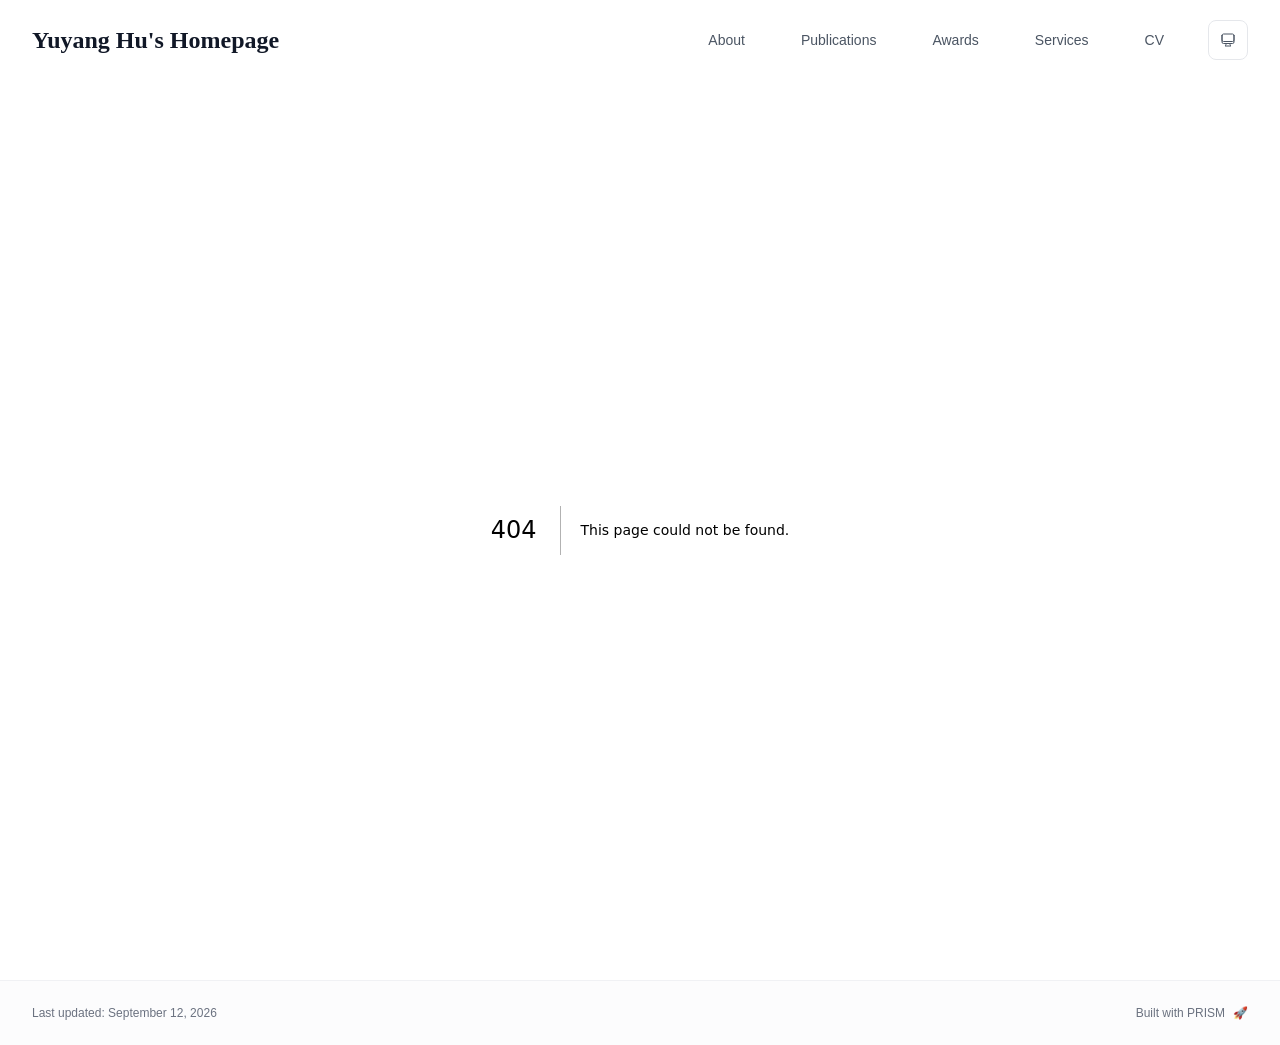
<file: 404/index.html>
<!DOCTYPE html><html lang="en" class="scroll-smooth"><head><meta charSet="utf-8"/><meta name="viewport" content="width=device-width, initial-scale=1"/><link rel="stylesheet" href="/_next/static/css/4c715bd05269b444.css" data-precedence="next"/><link rel="preload" as="script" fetchPriority="low" href="/_next/static/chunks/webpack-679b75d1c4c2027c.js"/><script src="/_next/static/chunks/4bd1b696-70b6d399998de86a.js" async=""></script><script src="/_next/static/chunks/684-5aaa8290a129f299.js" async=""></script><script src="/_next/static/chunks/main-app-1481e06e37a3df3e.js" async=""></script><script src="/_next/static/chunks/17-9c04c9413a9f9f1f.js" async=""></script><script src="/_next/static/chunks/874-6cc630662f3664af.js" async=""></script><script src="/_next/static/chunks/862-15038af301665bb3.js" async=""></script><script src="/_next/static/chunks/app/layout-0bf0f8c921d31776.js" async=""></script><meta name="robots" content="noindex"/><title>404: This page could not be found.</title><link rel="icon" href="/favicon.png"/><link rel="dns-prefetch" href="https://google-fonts.jialeliu.com"/><link rel="preconnect" href="https://google-fonts.jialeliu.com" crossorigin=""/><link rel="preload" as="style" href="https://google-fonts.jialeliu.com/css2?family=Inter:wght@300;400;500;600;700&amp;family=Crimson+Text:ital,wght@0,400;0,600;1,400&amp;display=swap"/><link rel="stylesheet" id="gfonts-css" href="https://google-fonts.jialeliu.com/css2?family=Inter:wght@300;400;500;600;700&amp;family=Crimson+Text:ital,wght@0,400;0,600;1,400&amp;display=swap" media="print"/><script>
              (function(){
                var l = document.getElementById('gfonts-css');
                if (!l) return;
                if (l.media !== 'all') {
                  l.addEventListener('load', function(){ try { l.media = 'all'; } catch(e){} });
                }
              })();
            </script><noscript><link rel="stylesheet" href="https://google-fonts.jialeliu.com/css2?family=Inter:wght@300;400;500;600;700&amp;family=Crimson+Text:ital,wght@0,400;0,600;1,400&amp;display=swap"/></noscript><script>
              try {
                const theme = localStorage.getItem('theme-storage');
                const parsed = theme ? JSON.parse(theme) : null;
                const setting = parsed?.state?.theme || 'system';
                const prefersDark = typeof window !== 'undefined' && window.matchMedia && window.matchMedia('(prefers-color-scheme: dark)').matches;
                const effective = setting === 'dark' ? 'dark' : (setting === 'light' ? 'light' : (prefersDark ? 'dark' : 'light'));
                var root = document.documentElement;
                root.classList.add(effective);
                root.setAttribute('data-theme', effective);
              } catch (e) {
                var root = document.documentElement;
                root.classList.add('light');
                root.setAttribute('data-theme', 'light');
              }
            </script><title>Yuyang Hu&#x27;s Homepage</title><meta name="description" content="PhD student at Gaoling School of Artificial Intelligence, Renmin University of China."/><meta name="author" content="Yuyang Hu"/><meta name="keywords" content="Yuyang Hu,PhD,Research,"/><meta name="creator" content="Yuyang Hu"/><meta name="publisher" content="Yuyang Hu"/><meta property="og:title" content="Yuyang Hu&#x27;s Homepage"/><meta property="og:description" content="PhD student at Gaoling School of Artificial Intelligence, Renmin University of China."/><meta property="og:site_name" content="Yuyang Hu&#x27;s Academic Website"/><meta property="og:locale" content="en_US"/><meta property="og:type" content="website"/><meta name="twitter:card" content="summary"/><meta name="twitter:title" content="Yuyang Hu&#x27;s Homepage"/><meta name="twitter:description" content="PhD student at Gaoling School of Artificial Intelligence, Renmin University of China."/><link rel="icon" href="/favicon.png"/><script>document.querySelectorAll('body link[rel="icon"], body link[rel="apple-touch-icon"]').forEach(el => document.head.appendChild(el))</script><script src="/_next/static/chunks/polyfills-42372ed130431b0a.js" noModule=""></script></head><body class="font-sans antialiased"><div style="visibility:hidden"><nav class="fixed top-0 left-0 right-0 z-50" data-headlessui-state=""><div class="transition-all duration-300 ease-out bg-transparent" style="transform:translateY(-100px)"><div class="max-w-7xl mx-auto px-4 sm:px-6 lg:px-8"><div class="flex justify-between items-center h-16 lg:h-20"><div class="flex-shrink-0" tabindex="0"><a class="text-xl lg:text-2xl font-serif font-semibold text-primary hover:text-accent transition-colors duration-200" href="/">Yuyang Hu&#x27;s Homepage</a></div><div class="hidden lg:block"><div class="ml-10 flex items-center space-x-8"><div class="flex items-baseline space-x-8"><a class="relative px-3 py-2 text-sm font-medium transition-all duration-200 rounded hover:bg-accent/10 hover:shadow-sm text-neutral-600 hover:text-primary" href="/"><span class="relative z-10">About</span></a><a class="relative px-3 py-2 text-sm font-medium transition-all duration-200 rounded hover:bg-accent/10 hover:shadow-sm text-neutral-600 hover:text-primary" href="/publications/"><span class="relative z-10">Publications</span></a><a class="relative px-3 py-2 text-sm font-medium transition-all duration-200 rounded hover:bg-accent/10 hover:shadow-sm text-neutral-600 hover:text-primary" href="/awards/"><span class="relative z-10">Awards</span></a><a class="relative px-3 py-2 text-sm font-medium transition-all duration-200 rounded hover:bg-accent/10 hover:shadow-sm text-neutral-600 hover:text-primary" href="/services/"><span class="relative z-10">Services</span></a><a class="relative px-3 py-2 text-sm font-medium transition-all duration-200 rounded hover:bg-accent/10 hover:shadow-sm text-neutral-600 hover:text-primary" href="/cv/"><span class="relative z-10">CV</span></a></div><div class="flex items-center justify-center w-10 h-10 rounded-lg border border-neutral-200 dark:border-[rgba(148,163,184,0.24)] bg-background dark:bg-neutral-800"><div class="w-4 h-4 rounded-full bg-neutral-300 animate-pulse"></div></div></div></div><div class="lg:hidden flex items-center space-x-2"><div class="flex items-center justify-center w-10 h-10 rounded-lg border border-neutral-200 dark:border-[rgba(148,163,184,0.24)] bg-background dark:bg-neutral-800"><div class="w-4 h-4 rounded-full bg-neutral-300 animate-pulse"></div></div><button class="inline-flex items-center justify-center p-2 rounded-md text-neutral-600 hover:text-primary hover:bg-neutral-100 dark:hover:bg-neutral-800 focus:outline-none focus:ring-2 focus:ring-inset focus:ring-accent transition-colors duration-200" id="headlessui-disclosure-button-«R5pdb»" type="button" aria-expanded="false" data-headlessui-state=""><span class="sr-only">Open main menu</span><div><svg xmlns="http://www.w3.org/2000/svg" fill="none" viewBox="0 0 24 24" stroke-width="1.5" stroke="currentColor" aria-hidden="true" data-slot="icon" class="block h-6 w-6"><path stroke-linecap="round" stroke-linejoin="round" d="M3.75 6.75h16.5M3.75 12h16.5m-16.5 5.25h16.5"></path></svg></div></button></div></div></div></div></nav><main class="min-h-screen pt-16 lg:pt-20"><div style="font-family:system-ui,&quot;Segoe UI&quot;,Roboto,Helvetica,Arial,sans-serif,&quot;Apple Color Emoji&quot;,&quot;Segoe UI Emoji&quot;;height:100vh;text-align:center;display:flex;flex-direction:column;align-items:center;justify-content:center"><div><style>body{color:#000;background:#fff;margin:0}.next-error-h1{border-right:1px solid rgba(0,0,0,.3)}@media (prefers-color-scheme:dark){body{color:#fff;background:#000}.next-error-h1{border-right:1px solid rgba(255,255,255,.3)}}</style><h1 class="next-error-h1" style="display:inline-block;margin:0 20px 0 0;padding:0 23px 0 0;font-size:24px;font-weight:500;vertical-align:top;line-height:49px">404</h1><div style="display:inline-block"><h2 style="font-size:14px;font-weight:400;line-height:49px;margin:0">This page could not be found.</h2></div></div></div><!--$--><!--/$--><!--$--><!--/$--></main><footer class="border-t border-neutral-200/50 bg-neutral-50/50 dark:bg-neutral-900/50 dark:border-neutral-700/50"><div class="max-w-7xl mx-auto px-4 sm:px-6 lg:px-8 py-6"><div class="flex flex-col sm:flex-row justify-between items-center gap-2"><p class="text-xs text-neutral-500">Last updated: <!-- -->September 12, 2026</p><p class="text-xs text-neutral-500 flex items-center"><a href="https://github.com/xyjoey/PRISM" target="_blank" rel="noopener noreferrer">Built with PRISM</a><span class="ml-2">🚀</span></p></div></div></footer></div><script src="/_next/static/chunks/webpack-679b75d1c4c2027c.js" async=""></script><script>(self.__next_f=self.__next_f||[]).push([0])</script><script>self.__next_f.push([1,"1:\"$Sreact.fragment\"\n2:I[3719,[\"17\",\"static/chunks/17-9c04c9413a9f9f1f.js\",\"874\",\"static/chunks/874-6cc630662f3664af.js\",\"862\",\"static/chunks/862-15038af301665bb3.js\",\"177\",\"static/chunks/app/layout-0bf0f8c921d31776.js\"],\"ThemeProvider\"]\n3:I[768,[\"17\",\"static/chunks/17-9c04c9413a9f9f1f.js\",\"874\",\"static/chunks/874-6cc630662f3664af.js\",\"862\",\"static/chunks/862-15038af301665bb3.js\",\"177\",\"static/chunks/app/layout-0bf0f8c921d31776.js\"],\"default\"]\n4:I[7555,[],\"\"]\n5:I[1295,[],\"\"]\n6:I[2548,[\"17\",\"static/chunks/17-9c04c9413a9f9f1f.js\",\"874\",\"static/chunks/874-6cc630662f3664af.js\",\"862\",\"static/chunks/862-15038af301665bb3.js\",\"177\",\"static/chunks/app/layout-0bf0f8c921d31776.js\"],\"default\"]\n7:I[9665,[],\"MetadataBoundary\"]\n9:I[9665,[],\"OutletBoundary\"]\nc:I[4911,[],\"AsyncMetadataOutlet\"]\ne:I[9665,[],\"ViewportBoundary\"]\n10:I[6614,[],\"\"]\n:HL[\"/_next/static/css/4c715bd05269b444.css\",\"style\"]\n"])</script><script>self.__next_f.push([1,"0:{\"P\":null,\"b\":\"t4ttrDRetpyuH-PFwgGKz\",\"p\":\"\",\"c\":[\"\",\"_not-found\",\"\"],\"i\":false,\"f\":[[[\"\",{\"children\":[\"/_not-found\",{\"children\":[\"__PAGE__\",{}]}]},\"$undefined\",\"$undefined\",true],[\"\",[\"$\",\"$1\",\"c\",{\"children\":[[[\"$\",\"link\",\"0\",{\"rel\":\"stylesheet\",\"href\":\"/_next/static/css/4c715bd05269b444.css\",\"precedence\":\"next\",\"crossOrigin\":\"$undefined\",\"nonce\":\"$undefined\"}]],[\"$\",\"html\",null,{\"lang\":\"en\",\"className\":\"scroll-smooth\",\"suppressHydrationWarning\":true,\"children\":[[\"$\",\"head\",null,{\"children\":[[\"$\",\"link\",null,{\"rel\":\"icon\",\"href\":\"/favicon.png\"}],[\"$\",\"link\",null,{\"rel\":\"dns-prefetch\",\"href\":\"https://google-fonts.jialeliu.com\"}],[\"$\",\"link\",null,{\"rel\":\"preconnect\",\"href\":\"https://google-fonts.jialeliu.com\",\"crossOrigin\":\"\"}],[\"$\",\"link\",null,{\"rel\":\"preload\",\"as\":\"style\",\"href\":\"https://google-fonts.jialeliu.com/css2?family=Inter:wght@300;400;500;600;700\u0026family=Crimson+Text:ital,wght@0,400;0,600;1,400\u0026display=swap\"}],[\"$\",\"link\",null,{\"rel\":\"stylesheet\",\"id\":\"gfonts-css\",\"href\":\"https://google-fonts.jialeliu.com/css2?family=Inter:wght@300;400;500;600;700\u0026family=Crimson+Text:ital,wght@0,400;0,600;1,400\u0026display=swap\",\"media\":\"print\"}],[\"$\",\"script\",null,{\"dangerouslySetInnerHTML\":{\"__html\":\"\\n              (function(){\\n                var l = document.getElementById('gfonts-css');\\n                if (!l) return;\\n                if (l.media !== 'all') {\\n                  l.addEventListener('load', function(){ try { l.media = 'all'; } catch(e){} });\\n                }\\n              })();\\n            \"}}],[\"$\",\"noscript\",null,{\"children\":[\"$\",\"link\",null,{\"rel\":\"stylesheet\",\"href\":\"https://google-fonts.jialeliu.com/css2?family=Inter:wght@300;400;500;600;700\u0026family=Crimson+Text:ital,wght@0,400;0,600;1,400\u0026display=swap\"}]}],[\"$\",\"script\",null,{\"dangerouslySetInnerHTML\":{\"__html\":\"\\n              try {\\n                const theme = localStorage.getItem('theme-storage');\\n                const parsed = theme ? JSON.parse(theme) : null;\\n                const setting = parsed?.state?.theme || 'system';\\n                const prefersDark = typeof window !== 'undefined' \u0026\u0026 window.matchMedia \u0026\u0026 window.matchMedia('(prefers-color-scheme: dark)').matches;\\n                const effective = setting === 'dark' ? 'dark' : (setting === 'light' ? 'light' : (prefersDark ? 'dark' : 'light'));\\n                var root = document.documentElement;\\n                root.classList.add(effective);\\n                root.setAttribute('data-theme', effective);\\n              } catch (e) {\\n                var root = document.documentElement;\\n                root.classList.add('light');\\n                root.setAttribute('data-theme', 'light');\\n              }\\n            \"}}]]}],[\"$\",\"body\",null,{\"className\":\"font-sans antialiased\",\"children\":[\"$\",\"$L2\",null,{\"children\":[[\"$\",\"$L3\",null,{\"items\":[{\"title\":\"About\",\"type\":\"page\",\"target\":\"about\",\"href\":\"/\"},{\"title\":\"Publications\",\"type\":\"page\",\"target\":\"publications\",\"href\":\"/publications\"},{\"title\":\"Awards\",\"type\":\"page\",\"target\":\"awards\",\"href\":\"/awards\"},{\"title\":\"Services\",\"type\":\"page\",\"target\":\"services\",\"href\":\"/services\"},{\"title\":\"CV\",\"type\":\"page\",\"target\":\"cv\",\"href\":\"/cv\"}],\"siteTitle\":\"Yuyang Hu's Homepage\",\"enableOnePageMode\":false}],[\"$\",\"main\",null,{\"className\":\"min-h-screen pt-16 lg:pt-20\",\"children\":[\"$\",\"$L4\",null,{\"parallelRouterKey\":\"children\",\"error\":\"$undefined\",\"errorStyles\":\"$undefined\",\"errorScripts\":\"$undefined\",\"template\":[\"$\",\"$L5\",null,{}],\"templateStyles\":\"$undefined\",\"templateScripts\":\"$undefined\",\"notFound\":[[[\"$\",\"title\",null,{\"children\":\"404: This page could not be found.\"}],[\"$\",\"div\",null,{\"style\":{\"fontFamily\":\"system-ui,\\\"Segoe UI\\\",Roboto,Helvetica,Arial,sans-serif,\\\"Apple Color Emoji\\\",\\\"Segoe UI Emoji\\\"\",\"height\":\"100vh\",\"textAlign\":\"center\",\"display\":\"flex\",\"flexDirection\":\"column\",\"alignItems\":\"center\",\"justifyContent\":\"center\"},\"children\":[\"$\",\"div\",null,{\"children\":[[\"$\",\"style\",null,{\"dangerouslySetInnerHTML\":{\"__html\":\"body{color:#000;background:#fff;margin:0}.next-error-h1{border-right:1px solid rgba(0,0,0,.3)}@media (prefers-color-scheme:dark){body{color:#fff;background:#000}.next-error-h1{border-right:1px solid rgba(255,255,255,.3)}}\"}}],[\"$\",\"h1\",null,{\"className\":\"next-error-h1\",\"style\":{\"display\":\"inline-block\",\"margin\":\"0 20px 0 0\",\"padding\":\"0 23px 0 0\",\"fontSize\":24,\"fontWeight\":500,\"verticalAlign\":\"top\",\"lineHeight\":\"49px\"},\"children\":404}],[\"$\",\"div\",null,{\"style\":{\"display\":\"inline-block\"},\"children\":[\"$\",\"h2\",null,{\"style\":{\"fontSize\":14,\"fontWeight\":400,\"lineHeight\":\"49px\",\"margin\":0},\"children\":\"This page could not be found.\"}]}]]}]}]],[]],\"forbidden\":\"$undefined\",\"unauthorized\":\"$undefined\"}]}],[\"$\",\"$L6\",null,{\"lastUpdated\":\"September 12, 2026\"}]]}]}]]}]]}],{\"children\":[\"/_not-found\",[\"$\",\"$1\",\"c\",{\"children\":[null,[\"$\",\"$L4\",null,{\"parallelRouterKey\":\"children\",\"error\":\"$undefined\",\"errorStyles\":\"$undefined\",\"errorScripts\":\"$undefined\",\"template\":[\"$\",\"$L5\",null,{}],\"templateStyles\":\"$undefined\",\"templateScripts\":\"$undefined\",\"notFound\":\"$undefined\",\"forbidden\":\"$undefined\",\"unauthorized\":\"$undefined\"}]]}],{\"children\":[\"__PAGE__\",[\"$\",\"$1\",\"c\",{\"children\":[[[\"$\",\"title\",null,{\"children\":\"404: This page could not be found.\"}],[\"$\",\"div\",null,{\"style\":\"$0:f:0:1:1:props:children:1:props:children:1:props:children:props:children:1:props:children:props:notFound:0:1:props:style\",\"children\":[\"$\",\"div\",null,{\"children\":[[\"$\",\"style\",null,{\"dangerouslySetInnerHTML\":{\"__html\":\"body{color:#000;background:#fff;margin:0}.next-error-h1{border-right:1px solid rgba(0,0,0,.3)}@media (prefers-color-scheme:dark){body{color:#fff;background:#000}.next-error-h1{border-right:1px solid rgba(255,255,255,.3)}}\"}}],[\"$\",\"h1\",null,{\"className\":\"next-error-h1\",\"style\":\"$0:f:0:1:1:props:children:1:props:children:1:props:children:props:children:1:props:children:props:notFound:0:1:props:children:props:children:1:props:style\",\"children\":404}],[\"$\",\"div\",null,{\"style\":\"$0:f:0:1:1:props:children:1:props:children:1:props:children:props:children:1:props:children:props:notFound:0:1:props:children:props:children:2:props:style\",\"children\":[\"$\",\"h2\",null,{\"style\":\"$0:f:0:1:1:props:children:1:props:children:1:props:children:props:children:1:props:children:props:notFound:0:1:props:children:props:children:2:props:children:props:style\",\"children\":\"This page could not be found.\"}]}]]}]}]],[\"$\",\"$L7\",null,{\"children\":\"$L8\"}],null,[\"$\",\"$L9\",null,{\"children\":[\"$La\",\"$Lb\",[\"$\",\"$Lc\",null,{\"promise\":\"$@d\"}]]}]]}],{},null,false]},null,false]},null,false],[\"$\",\"$1\",\"h\",{\"children\":[[\"$\",\"meta\",null,{\"name\":\"robots\",\"content\":\"noindex\"}],[\"$\",\"$1\",\"QEdXcrX3mobAf2GT6w1-L\",{\"children\":[[\"$\",\"$Le\",null,{\"children\":\"$Lf\"}],null]}],null]}],false]],\"m\":\"$undefined\",\"G\":[\"$10\",\"$undefined\"],\"s\":false,\"S\":true}\n"])</script><script>self.__next_f.push([1,"11:\"$Sreact.suspense\"\n12:I[4911,[],\"AsyncMetadata\"]\n8:[\"$\",\"$11\",null,{\"fallback\":null,\"children\":[\"$\",\"$L12\",null,{\"promise\":\"$@13\"}]}]\n"])</script><script>self.__next_f.push([1,"b:null\n"])</script><script>self.__next_f.push([1,"f:[[\"$\",\"meta\",\"0\",{\"charSet\":\"utf-8\"}],[\"$\",\"meta\",\"1\",{\"name\":\"viewport\",\"content\":\"width=device-width, initial-scale=1\"}]]\na:null\n"])</script><script>self.__next_f.push([1,"13:{\"metadata\":[[\"$\",\"title\",\"0\",{\"children\":\"Yuyang Hu's Homepage\"}],[\"$\",\"meta\",\"1\",{\"name\":\"description\",\"content\":\"PhD student at Gaoling School of Artificial Intelligence, Renmin University of China.\"}],[\"$\",\"meta\",\"2\",{\"name\":\"author\",\"content\":\"Yuyang Hu\"}],[\"$\",\"meta\",\"3\",{\"name\":\"keywords\",\"content\":\"Yuyang Hu,PhD,Research,\"}],[\"$\",\"meta\",\"4\",{\"name\":\"creator\",\"content\":\"Yuyang Hu\"}],[\"$\",\"meta\",\"5\",{\"name\":\"publisher\",\"content\":\"Yuyang Hu\"}],[\"$\",\"meta\",\"6\",{\"property\":\"og:title\",\"content\":\"Yuyang Hu's Homepage\"}],[\"$\",\"meta\",\"7\",{\"property\":\"og:description\",\"content\":\"PhD student at Gaoling School of Artificial Intelligence, Renmin University of China.\"}],[\"$\",\"meta\",\"8\",{\"property\":\"og:site_name\",\"content\":\"Yuyang Hu's Academic Website\"}],[\"$\",\"meta\",\"9\",{\"property\":\"og:locale\",\"content\":\"en_US\"}],[\"$\",\"meta\",\"10\",{\"property\":\"og:type\",\"content\":\"website\"}],[\"$\",\"meta\",\"11\",{\"name\":\"twitter:card\",\"content\":\"summary\"}],[\"$\",\"meta\",\"12\",{\"name\":\"twitter:title\",\"content\":\"Yuyang Hu's Homepage\"}],[\"$\",\"meta\",\"13\",{\"name\":\"twitter:description\",\"content\":\"PhD student at Gaoling School of Artificial Intelligence, Renmin University of China.\"}],[\"$\",\"link\",\"14\",{\"rel\":\"icon\",\"href\":\"/favicon.png\"}]],\"error\":null,\"digest\":\"$undefined\"}\nd:{\"metadata\":\"$13:metadata\",\"error\":null,\"digest\":\"$undefined\"}\n"])</script></body></html>
</file>
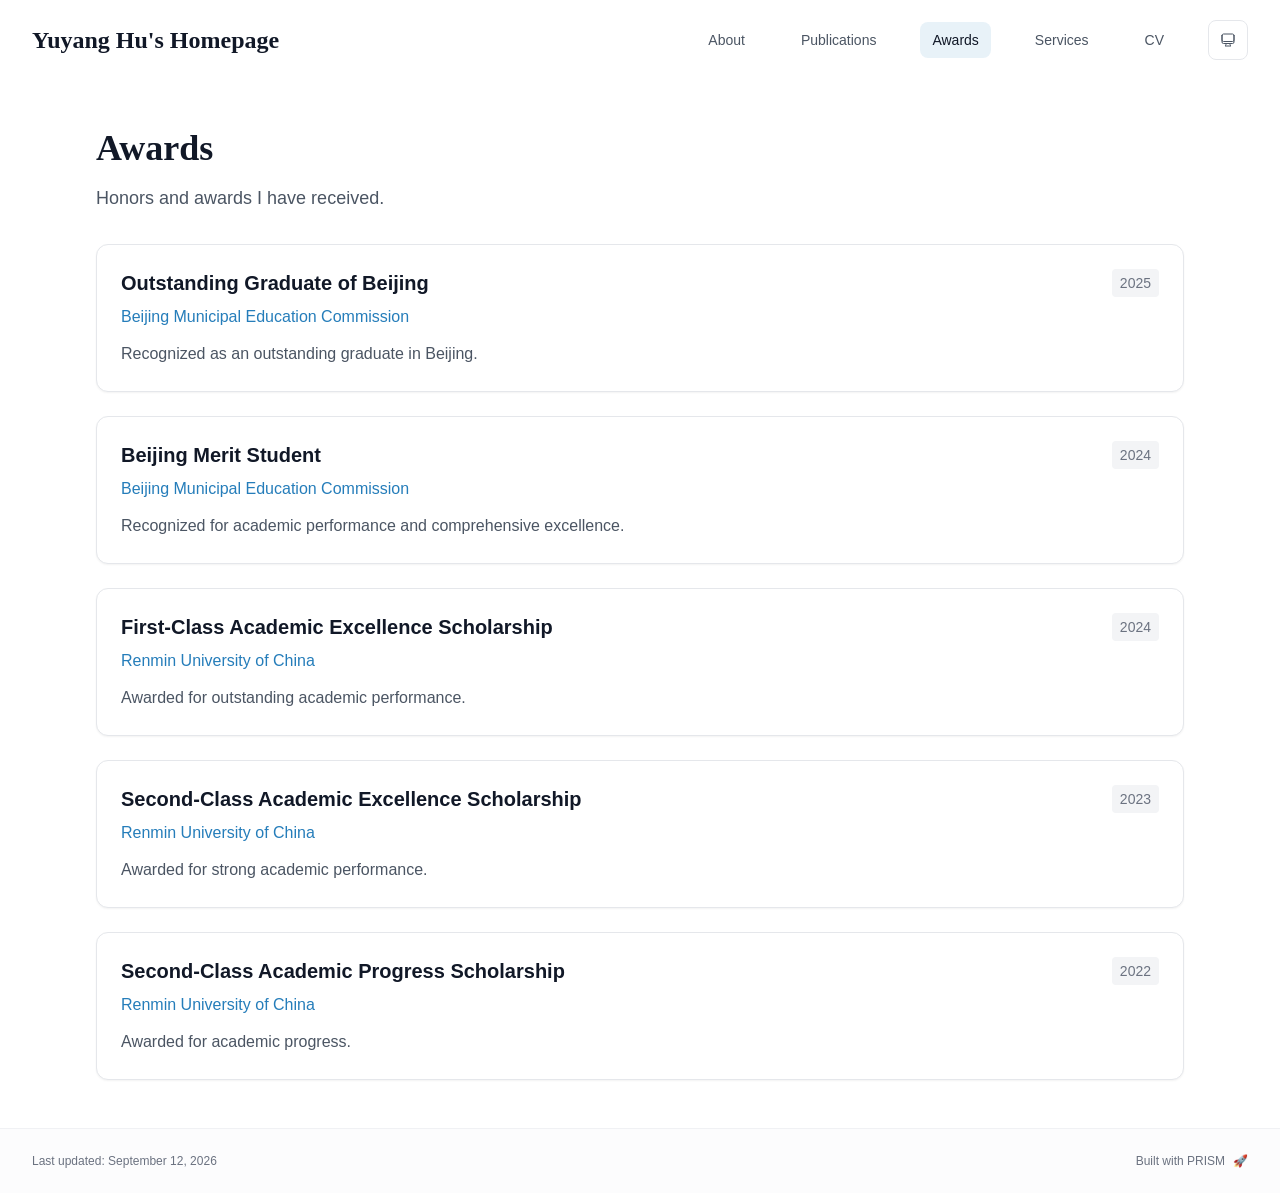
<file: awards/index.html>
<!DOCTYPE html><html lang="en" class="scroll-smooth"><head><meta charSet="utf-8"/><meta name="viewport" content="width=device-width, initial-scale=1"/><link rel="stylesheet" href="/_next/static/css/4c715bd05269b444.css" data-precedence="next"/><link rel="preload" as="script" fetchPriority="low" href="/_next/static/chunks/webpack-679b75d1c4c2027c.js"/><script src="/_next/static/chunks/4bd1b696-70b6d399998de86a.js" async=""></script><script src="/_next/static/chunks/684-5aaa8290a129f299.js" async=""></script><script src="/_next/static/chunks/main-app-1481e06e37a3df3e.js" async=""></script><script src="/_next/static/chunks/17-9c04c9413a9f9f1f.js" async=""></script><script src="/_next/static/chunks/874-6cc630662f3664af.js" async=""></script><script src="/_next/static/chunks/862-15038af301665bb3.js" async=""></script><script src="/_next/static/chunks/app/layout-0bf0f8c921d31776.js" async=""></script><script src="/_next/static/chunks/178-595a94b9af1e67b5.js" async=""></script><script src="/_next/static/chunks/748-fe856bf1d95da13c.js" async=""></script><script src="/_next/static/chunks/app/%5Bslug%5D/page-36e28611c9024762.js" async=""></script><link rel="icon" href="/favicon.png"/><link rel="dns-prefetch" href="https://google-fonts.jialeliu.com"/><link rel="preconnect" href="https://google-fonts.jialeliu.com" crossorigin=""/><link rel="preload" as="style" href="https://google-fonts.jialeliu.com/css2?family=Inter:wght@300;400;500;600;700&amp;family=Crimson+Text:ital,wght@0,400;0,600;1,400&amp;display=swap"/><link rel="stylesheet" id="gfonts-css" href="https://google-fonts.jialeliu.com/css2?family=Inter:wght@300;400;500;600;700&amp;family=Crimson+Text:ital,wght@0,400;0,600;1,400&amp;display=swap" media="print"/><script>
              (function(){
                var l = document.getElementById('gfonts-css');
                if (!l) return;
                if (l.media !== 'all') {
                  l.addEventListener('load', function(){ try { l.media = 'all'; } catch(e){} });
                }
              })();
            </script><noscript><link rel="stylesheet" href="https://google-fonts.jialeliu.com/css2?family=Inter:wght@300;400;500;600;700&amp;family=Crimson+Text:ital,wght@0,400;0,600;1,400&amp;display=swap"/></noscript><script>
              try {
                const theme = localStorage.getItem('theme-storage');
                const parsed = theme ? JSON.parse(theme) : null;
                const setting = parsed?.state?.theme || 'system';
                const prefersDark = typeof window !== 'undefined' && window.matchMedia && window.matchMedia('(prefers-color-scheme: dark)').matches;
                const effective = setting === 'dark' ? 'dark' : (setting === 'light' ? 'light' : (prefersDark ? 'dark' : 'light'));
                var root = document.documentElement;
                root.classList.add(effective);
                root.setAttribute('data-theme', effective);
              } catch (e) {
                var root = document.documentElement;
                root.classList.add('light');
                root.setAttribute('data-theme', 'light');
              }
            </script><title>Awards | Yuyang Hu&#x27;s Homepage</title><meta name="description" content="Honors and awards I have received."/><meta name="author" content="Yuyang Hu"/><meta name="keywords" content="Yuyang Hu,PhD,Research,"/><meta name="creator" content="Yuyang Hu"/><meta name="publisher" content="Yuyang Hu"/><meta property="og:title" content="Yuyang Hu&#x27;s Homepage"/><meta property="og:description" content="PhD student at Gaoling School of Artificial Intelligence, Renmin University of China."/><meta property="og:site_name" content="Yuyang Hu&#x27;s Academic Website"/><meta property="og:locale" content="en_US"/><meta property="og:type" content="website"/><meta name="twitter:card" content="summary"/><meta name="twitter:title" content="Yuyang Hu&#x27;s Homepage"/><meta name="twitter:description" content="PhD student at Gaoling School of Artificial Intelligence, Renmin University of China."/><link rel="icon" href="/favicon.png"/><script>document.querySelectorAll('body link[rel="icon"], body link[rel="apple-touch-icon"]').forEach(el => document.head.appendChild(el))</script><script src="/_next/static/chunks/polyfills-42372ed130431b0a.js" noModule=""></script></head><body class="font-sans antialiased"><div style="visibility:hidden"><nav class="fixed top-0 left-0 right-0 z-50" data-headlessui-state=""><div class="transition-all duration-300 ease-out bg-transparent" style="transform:translateY(-100px)"><div class="max-w-7xl mx-auto px-4 sm:px-6 lg:px-8"><div class="flex justify-between items-center h-16 lg:h-20"><div class="flex-shrink-0" tabindex="0"><a class="text-xl lg:text-2xl font-serif font-semibold text-primary hover:text-accent transition-colors duration-200" href="/">Yuyang Hu&#x27;s Homepage</a></div><div class="hidden lg:block"><div class="ml-10 flex items-center space-x-8"><div class="flex items-baseline space-x-8"><a class="relative px-3 py-2 text-sm font-medium transition-all duration-200 rounded hover:bg-accent/10 hover:shadow-sm text-neutral-600 hover:text-primary" href="/"><span class="relative z-10">About</span></a><a class="relative px-3 py-2 text-sm font-medium transition-all duration-200 rounded hover:bg-accent/10 hover:shadow-sm text-neutral-600 hover:text-primary" href="/publications/"><span class="relative z-10">Publications</span></a><a class="relative px-3 py-2 text-sm font-medium transition-all duration-200 rounded hover:bg-accent/10 hover:shadow-sm text-primary" href="/awards/"><span class="relative z-10">Awards</span><div class="absolute inset-0 bg-accent/10 rounded-lg"></div></a><a class="relative px-3 py-2 text-sm font-medium transition-all duration-200 rounded hover:bg-accent/10 hover:shadow-sm text-neutral-600 hover:text-primary" href="/services/"><span class="relative z-10">Services</span></a><a class="relative px-3 py-2 text-sm font-medium transition-all duration-200 rounded hover:bg-accent/10 hover:shadow-sm text-neutral-600 hover:text-primary" href="/cv/"><span class="relative z-10">CV</span></a></div><div class="flex items-center justify-center w-10 h-10 rounded-lg border border-neutral-200 dark:border-[rgba(148,163,184,0.24)] bg-background dark:bg-neutral-800"><div class="w-4 h-4 rounded-full bg-neutral-300 animate-pulse"></div></div></div></div><div class="lg:hidden flex items-center space-x-2"><div class="flex items-center justify-center w-10 h-10 rounded-lg border border-neutral-200 dark:border-[rgba(148,163,184,0.24)] bg-background dark:bg-neutral-800"><div class="w-4 h-4 rounded-full bg-neutral-300 animate-pulse"></div></div><button class="inline-flex items-center justify-center p-2 rounded-md text-neutral-600 hover:text-primary hover:bg-neutral-100 dark:hover:bg-neutral-800 focus:outline-none focus:ring-2 focus:ring-inset focus:ring-accent transition-colors duration-200" id="headlessui-disclosure-button-«R5pdb»" type="button" aria-expanded="false" data-headlessui-state=""><span class="sr-only">Open main menu</span><div><svg xmlns="http://www.w3.org/2000/svg" fill="none" viewBox="0 0 24 24" stroke-width="1.5" stroke="currentColor" aria-hidden="true" data-slot="icon" class="block h-6 w-6"><path stroke-linecap="round" stroke-linejoin="round" d="M3.75 6.75h16.5M3.75 12h16.5m-16.5 5.25h16.5"></path></svg></div></button></div></div></div></div></nav><main class="min-h-screen pt-16 lg:pt-20"><div class="max-w-6xl mx-auto px-4 sm:px-6 lg:px-8 py-12"><div style="opacity:0;transform:translateY(20px)"><div class="mb-8"><h1 class="text-4xl font-serif font-bold text-primary mb-4">Awards</h1><p class="text-lg text-neutral-600 dark:text-neutral-500 max-w-2xl">Honors and awards I have received.</p></div><div class="grid gap-6"><div class="bg-white dark:bg-neutral-900 p-6 rounded-xl shadow-sm border border-neutral-200 dark:border-neutral-800 hover:shadow-lg transition-all duration-200 hover:scale-[1.01]" style="opacity:0;transform:translateY(20px)"><div class="flex justify-between items-start mb-2"><h3 class="text-xl font-semibold text-primary">Outstanding Graduate of Beijing</h3><span class="text-sm text-neutral-500 font-medium bg-neutral-100 dark:bg-neutral-800 px-2 py-1 rounded">2025</span></div><p class="text-base text-accent font-medium mb-3">Beijing Municipal Education Commission</p><p class="text-base text-neutral-600 dark:text-neutral-500 leading-relaxed">Recognized as an outstanding graduate in Beijing.</p></div><div class="bg-white dark:bg-neutral-900 p-6 rounded-xl shadow-sm border border-neutral-200 dark:border-neutral-800 hover:shadow-lg transition-all duration-200 hover:scale-[1.01]" style="opacity:0;transform:translateY(20px)"><div class="flex justify-between items-start mb-2"><h3 class="text-xl font-semibold text-primary">Beijing Merit Student</h3><span class="text-sm text-neutral-500 font-medium bg-neutral-100 dark:bg-neutral-800 px-2 py-1 rounded">2024</span></div><p class="text-base text-accent font-medium mb-3">Beijing Municipal Education Commission</p><p class="text-base text-neutral-600 dark:text-neutral-500 leading-relaxed">Recognized for academic performance and comprehensive excellence.</p></div><div class="bg-white dark:bg-neutral-900 p-6 rounded-xl shadow-sm border border-neutral-200 dark:border-neutral-800 hover:shadow-lg transition-all duration-200 hover:scale-[1.01]" style="opacity:0;transform:translateY(20px)"><div class="flex justify-between items-start mb-2"><h3 class="text-xl font-semibold text-primary">First-Class Academic Excellence Scholarship</h3><span class="text-sm text-neutral-500 font-medium bg-neutral-100 dark:bg-neutral-800 px-2 py-1 rounded">2024</span></div><p class="text-base text-accent font-medium mb-3">Renmin University of China</p><p class="text-base text-neutral-600 dark:text-neutral-500 leading-relaxed">Awarded for outstanding academic performance.</p></div><div class="bg-white dark:bg-neutral-900 p-6 rounded-xl shadow-sm border border-neutral-200 dark:border-neutral-800 hover:shadow-lg transition-all duration-200 hover:scale-[1.01]" style="opacity:0;transform:translateY(20px)"><div class="flex justify-between items-start mb-2"><h3 class="text-xl font-semibold text-primary">Second-Class Academic Excellence Scholarship</h3><span class="text-sm text-neutral-500 font-medium bg-neutral-100 dark:bg-neutral-800 px-2 py-1 rounded">2023</span></div><p class="text-base text-accent font-medium mb-3">Renmin University of China</p><p class="text-base text-neutral-600 dark:text-neutral-500 leading-relaxed">Awarded for strong academic performance.</p></div><div class="bg-white dark:bg-neutral-900 p-6 rounded-xl shadow-sm border border-neutral-200 dark:border-neutral-800 hover:shadow-lg transition-all duration-200 hover:scale-[1.01]" style="opacity:0;transform:translateY(20px)"><div class="flex justify-between items-start mb-2"><h3 class="text-xl font-semibold text-primary">Second-Class Academic Progress Scholarship</h3><span class="text-sm text-neutral-500 font-medium bg-neutral-100 dark:bg-neutral-800 px-2 py-1 rounded">2022</span></div><p class="text-base text-accent font-medium mb-3">Renmin University of China</p><p class="text-base text-neutral-600 dark:text-neutral-500 leading-relaxed">Awarded for academic progress.</p></div></div></div></div><!--$--><!--/$--><!--$--><!--/$--></main><footer class="border-t border-neutral-200/50 bg-neutral-50/50 dark:bg-neutral-900/50 dark:border-neutral-700/50"><div class="max-w-7xl mx-auto px-4 sm:px-6 lg:px-8 py-6"><div class="flex flex-col sm:flex-row justify-between items-center gap-2"><p class="text-xs text-neutral-500">Last updated: <!-- -->September 12, 2026</p><p class="text-xs text-neutral-500 flex items-center"><a href="https://github.com/xyjoey/PRISM" target="_blank" rel="noopener noreferrer">Built with PRISM</a><span class="ml-2">🚀</span></p></div></div></footer></div><script src="/_next/static/chunks/webpack-679b75d1c4c2027c.js" async=""></script><script>(self.__next_f=self.__next_f||[]).push([0])</script><script>self.__next_f.push([1,"1:\"$Sreact.fragment\"\n2:I[3719,[\"17\",\"static/chunks/17-9c04c9413a9f9f1f.js\",\"874\",\"static/chunks/874-6cc630662f3664af.js\",\"862\",\"static/chunks/862-15038af301665bb3.js\",\"177\",\"static/chunks/app/layout-0bf0f8c921d31776.js\"],\"ThemeProvider\"]\n3:I[768,[\"17\",\"static/chunks/17-9c04c9413a9f9f1f.js\",\"874\",\"static/chunks/874-6cc630662f3664af.js\",\"862\",\"static/chunks/862-15038af301665bb3.js\",\"177\",\"static/chunks/app/layout-0bf0f8c921d31776.js\"],\"default\"]\n4:I[7555,[],\"\"]\n5:I[1295,[],\"\"]\n6:I[2548,[\"17\",\"static/chunks/17-9c04c9413a9f9f1f.js\",\"874\",\"static/chunks/874-6cc630662f3664af.js\",\"862\",\"static/chunks/862-15038af301665bb3.js\",\"177\",\"static/chunks/app/layout-0bf0f8c921d31776.js\"],\"default\"]\n8:I[9665,[],\"MetadataBoundary\"]\na:I[9665,[],\"OutletBoundary\"]\nd:I[4911,[],\"AsyncMetadataOutlet\"]\nf:I[9665,[],\"ViewportBoundary\"]\n11:I[6614,[],\"\"]\n:HL[\"/_next/static/css/4c715bd05269b444.css\",\"style\"]\n"])</script><script>self.__next_f.push([1,"0:{\"P\":null,\"b\":\"t4ttrDRetpyuH-PFwgGKz\",\"p\":\"\",\"c\":[\"\",\"awards\",\"\"],\"i\":false,\"f\":[[[\"\",{\"children\":[[\"slug\",\"awards\",\"d\"],{\"children\":[\"__PAGE__\",{}]}]},\"$undefined\",\"$undefined\",true],[\"\",[\"$\",\"$1\",\"c\",{\"children\":[[[\"$\",\"link\",\"0\",{\"rel\":\"stylesheet\",\"href\":\"/_next/static/css/4c715bd05269b444.css\",\"precedence\":\"next\",\"crossOrigin\":\"$undefined\",\"nonce\":\"$undefined\"}]],[\"$\",\"html\",null,{\"lang\":\"en\",\"className\":\"scroll-smooth\",\"suppressHydrationWarning\":true,\"children\":[[\"$\",\"head\",null,{\"children\":[[\"$\",\"link\",null,{\"rel\":\"icon\",\"href\":\"/favicon.png\"}],[\"$\",\"link\",null,{\"rel\":\"dns-prefetch\",\"href\":\"https://google-fonts.jialeliu.com\"}],[\"$\",\"link\",null,{\"rel\":\"preconnect\",\"href\":\"https://google-fonts.jialeliu.com\",\"crossOrigin\":\"\"}],[\"$\",\"link\",null,{\"rel\":\"preload\",\"as\":\"style\",\"href\":\"https://google-fonts.jialeliu.com/css2?family=Inter:wght@300;400;500;600;700\u0026family=Crimson+Text:ital,wght@0,400;0,600;1,400\u0026display=swap\"}],[\"$\",\"link\",null,{\"rel\":\"stylesheet\",\"id\":\"gfonts-css\",\"href\":\"https://google-fonts.jialeliu.com/css2?family=Inter:wght@300;400;500;600;700\u0026family=Crimson+Text:ital,wght@0,400;0,600;1,400\u0026display=swap\",\"media\":\"print\"}],[\"$\",\"script\",null,{\"dangerouslySetInnerHTML\":{\"__html\":\"\\n              (function(){\\n                var l = document.getElementById('gfonts-css');\\n                if (!l) return;\\n                if (l.media !== 'all') {\\n                  l.addEventListener('load', function(){ try { l.media = 'all'; } catch(e){} });\\n                }\\n              })();\\n            \"}}],[\"$\",\"noscript\",null,{\"children\":[\"$\",\"link\",null,{\"rel\":\"stylesheet\",\"href\":\"https://google-fonts.jialeliu.com/css2?family=Inter:wght@300;400;500;600;700\u0026family=Crimson+Text:ital,wght@0,400;0,600;1,400\u0026display=swap\"}]}],[\"$\",\"script\",null,{\"dangerouslySetInnerHTML\":{\"__html\":\"\\n              try {\\n                const theme = localStorage.getItem('theme-storage');\\n                const parsed = theme ? JSON.parse(theme) : null;\\n                const setting = parsed?.state?.theme || 'system';\\n                const prefersDark = typeof window !== 'undefined' \u0026\u0026 window.matchMedia \u0026\u0026 window.matchMedia('(prefers-color-scheme: dark)').matches;\\n                const effective = setting === 'dark' ? 'dark' : (setting === 'light' ? 'light' : (prefersDark ? 'dark' : 'light'));\\n                var root = document.documentElement;\\n                root.classList.add(effective);\\n                root.setAttribute('data-theme', effective);\\n              } catch (e) {\\n                var root = document.documentElement;\\n                root.classList.add('light');\\n                root.setAttribute('data-theme', 'light');\\n              }\\n            \"}}]]}],[\"$\",\"body\",null,{\"className\":\"font-sans antialiased\",\"children\":[\"$\",\"$L2\",null,{\"children\":[[\"$\",\"$L3\",null,{\"items\":[{\"title\":\"About\",\"type\":\"page\",\"target\":\"about\",\"href\":\"/\"},{\"title\":\"Publications\",\"type\":\"page\",\"target\":\"publications\",\"href\":\"/publications\"},{\"title\":\"Awards\",\"type\":\"page\",\"target\":\"awards\",\"href\":\"/awards\"},{\"title\":\"Services\",\"type\":\"page\",\"target\":\"services\",\"href\":\"/services\"},{\"title\":\"CV\",\"type\":\"page\",\"target\":\"cv\",\"href\":\"/cv\"}],\"siteTitle\":\"Yuyang Hu's Homepage\",\"enableOnePageMode\":false}],[\"$\",\"main\",null,{\"className\":\"min-h-screen pt-16 lg:pt-20\",\"children\":[\"$\",\"$L4\",null,{\"parallelRouterKey\":\"children\",\"error\":\"$undefined\",\"errorStyles\":\"$undefined\",\"errorScripts\":\"$undefined\",\"template\":[\"$\",\"$L5\",null,{}],\"templateStyles\":\"$undefined\",\"templateScripts\":\"$undefined\",\"notFound\":[[[\"$\",\"title\",null,{\"children\":\"404: This page could not be found.\"}],[\"$\",\"div\",null,{\"style\":{\"fontFamily\":\"system-ui,\\\"Segoe UI\\\",Roboto,Helvetica,Arial,sans-serif,\\\"Apple Color Emoji\\\",\\\"Segoe UI Emoji\\\"\",\"height\":\"100vh\",\"textAlign\":\"center\",\"display\":\"flex\",\"flexDirection\":\"column\",\"alignItems\":\"center\",\"justifyContent\":\"center\"},\"children\":[\"$\",\"div\",null,{\"children\":[[\"$\",\"style\",null,{\"dangerouslySetInnerHTML\":{\"__html\":\"body{color:#000;background:#fff;margin:0}.next-error-h1{border-right:1px solid rgba(0,0,0,.3)}@media (prefers-color-scheme:dark){body{color:#fff;background:#000}.next-error-h1{border-right:1px solid rgba(255,255,255,.3)}}\"}}],[\"$\",\"h1\",null,{\"className\":\"next-error-h1\",\"style\":{\"display\":\"inline-block\",\"margin\":\"0 20px 0 0\",\"padding\":\"0 23px 0 0\",\"fontSize\":24,\"fontWeight\":500,\"verticalAlign\":\"top\",\"lineHeight\":\"49px\"},\"children\":404}],[\"$\",\"div\",null,{\"style\":{\"display\":\"inline-block\"},\"children\":[\"$\",\"h2\",null,{\"style\":{\"fontSize\":14,\"fontWeight\":400,\"lineHeight\":\"49px\",\"margin\":0},\"children\":\"This page could not be found.\"}]}]]}]}]],[]],\"forbidden\":\"$undefined\",\"unauthorized\":\"$undefined\"}]}],[\"$\",\"$L6\",null,{\"lastUpdated\":\"September 12, 2026\"}]]}]}]]}]]}],{\"children\":[[\"slug\",\"awards\",\"d\"],[\"$\",\"$1\",\"c\",{\"children\":[null,[\"$\",\"$L4\",null,{\"parallelRouterKey\":\"children\",\"error\":\"$undefined\",\"errorStyles\":\"$undefined\",\"errorScripts\":\"$undefined\",\"template\":[\"$\",\"$L5\",null,{}],\"templateStyles\":\"$undefined\",\"templateScripts\":\"$undefined\",\"notFound\":\"$undefined\",\"forbidden\":\"$undefined\",\"unauthorized\":\"$undefined\"}]]}],{\"children\":[\"__PAGE__\",[\"$\",\"$1\",\"c\",{\"children\":[\"$L7\",[\"$\",\"$L8\",null,{\"children\":\"$L9\"}],null,[\"$\",\"$La\",null,{\"children\":[\"$Lb\",\"$Lc\",[\"$\",\"$Ld\",null,{\"promise\":\"$@e\"}]]}]]}],{},null,false]},null,false]},null,false],[\"$\",\"$1\",\"h\",{\"children\":[null,[\"$\",\"$1\",\"pkMTGsKKcaugkmqr5yXUJ\",{\"children\":[[\"$\",\"$Lf\",null,{\"children\":\"$L10\"}],null]}],null]}],false]],\"m\":\"$undefined\",\"G\":[\"$11\",\"$undefined\"],\"s\":false,\"S\":true}\n"])</script><script>self.__next_f.push([1,"12:\"$Sreact.suspense\"\n13:I[4911,[],\"AsyncMetadata\"]\n15:I[3684,[\"17\",\"static/chunks/17-9c04c9413a9f9f1f.js\",\"178\",\"static/chunks/178-595a94b9af1e67b5.js\",\"748\",\"static/chunks/748-fe856bf1d95da13c.js\",\"182\",\"static/chunks/app/%5Bslug%5D/page-36e28611c9024762.js\"],\"default\"]\n9:[\"$\",\"$12\",null,{\"fallback\":null,\"children\":[\"$\",\"$L13\",null,{\"promise\":\"$@14\"}]}]\n7:[\"$\",\"div\",null,{\"className\":\"max-w-6xl mx-auto px-4 sm:px-6 lg:px-8 py-12\",\"children\":[false,false,[\"$\",\"$L15\",null,{\"config\":{\"type\":\"card\",\"title\":\"Awards\",\"description\":\"Honors and awards I have received.\",\"items\":[{\"title\":\"Outstanding Graduate of Beijing\",\"subtitle\":\"Beijing Municipal Education Commission\",\"date\":\"2025\",\"content\":\"Recognized as an outstanding graduate in Beijing.\"},{\"title\":\"Beijing Merit Student\",\"subtitle\":\"Beijing Municipal Education Commission\",\"date\":\"2024\",\"content\":\"Recognized for academic performance and comprehensive excellence.\"},{\"title\":\"First-Class Academic Excellence Scholarship\",\"subtitle\":\"Renmin University of China\",\"date\":\"2024\",\"content\":\"Awarded for outstanding academic performance.\"},{\"title\":\"Second-Class Academic Excellence Scholarship\",\"subtitle\":\"Renmin University of China\",\"date\":\"2023\",\"content\":\"Awarded for strong academic performance.\"},{\"title\":\"Second-Class Academic Progress Scholarship\",\"subtitle\":\"Renmin University of China\",\"date\":\"2022\",\"content\":\"Awarded for academic progress.\"}]}}]]}]\n"])</script><script>self.__next_f.push([1,"c:null\n"])</script><script>self.__next_f.push([1,"10:[[\"$\",\"meta\",\"0\",{\"charSet\":\"utf-8\"}],[\"$\",\"meta\",\"1\",{\"name\":\"viewport\",\"content\":\"width=device-width, initial-scale=1\"}]]\nb:null\n"])</script><script>self.__next_f.push([1,"14:{\"metadata\":[[\"$\",\"title\",\"0\",{\"children\":\"Awards | Yuyang Hu's Homepage\"}],[\"$\",\"meta\",\"1\",{\"name\":\"description\",\"content\":\"Honors and awards I have received.\"}],[\"$\",\"meta\",\"2\",{\"name\":\"author\",\"content\":\"Yuyang Hu\"}],[\"$\",\"meta\",\"3\",{\"name\":\"keywords\",\"content\":\"Yuyang Hu,PhD,Research,\"}],[\"$\",\"meta\",\"4\",{\"name\":\"creator\",\"content\":\"Yuyang Hu\"}],[\"$\",\"meta\",\"5\",{\"name\":\"publisher\",\"content\":\"Yuyang Hu\"}],[\"$\",\"meta\",\"6\",{\"property\":\"og:title\",\"content\":\"Yuyang Hu's Homepage\"}],[\"$\",\"meta\",\"7\",{\"property\":\"og:description\",\"content\":\"PhD student at Gaoling School of Artificial Intelligence, Renmin University of China.\"}],[\"$\",\"meta\",\"8\",{\"property\":\"og:site_name\",\"content\":\"Yuyang Hu's Academic Website\"}],[\"$\",\"meta\",\"9\",{\"property\":\"og:locale\",\"content\":\"en_US\"}],[\"$\",\"meta\",\"10\",{\"property\":\"og:type\",\"content\":\"website\"}],[\"$\",\"meta\",\"11\",{\"name\":\"twitter:card\",\"content\":\"summary\"}],[\"$\",\"meta\",\"12\",{\"name\":\"twitter:title\",\"content\":\"Yuyang Hu's Homepage\"}],[\"$\",\"meta\",\"13\",{\"name\":\"twitter:description\",\"content\":\"PhD student at Gaoling School of Artificial Intelligence, Renmin University of China.\"}],[\"$\",\"link\",\"14\",{\"rel\":\"icon\",\"href\":\"/favicon.png\"}]],\"error\":null,\"digest\":\"$undefined\"}\ne:{\"metadata\":\"$14:metadata\",\"error\":null,\"digest\":\"$undefined\"}\n"])</script></body></html>
</file>
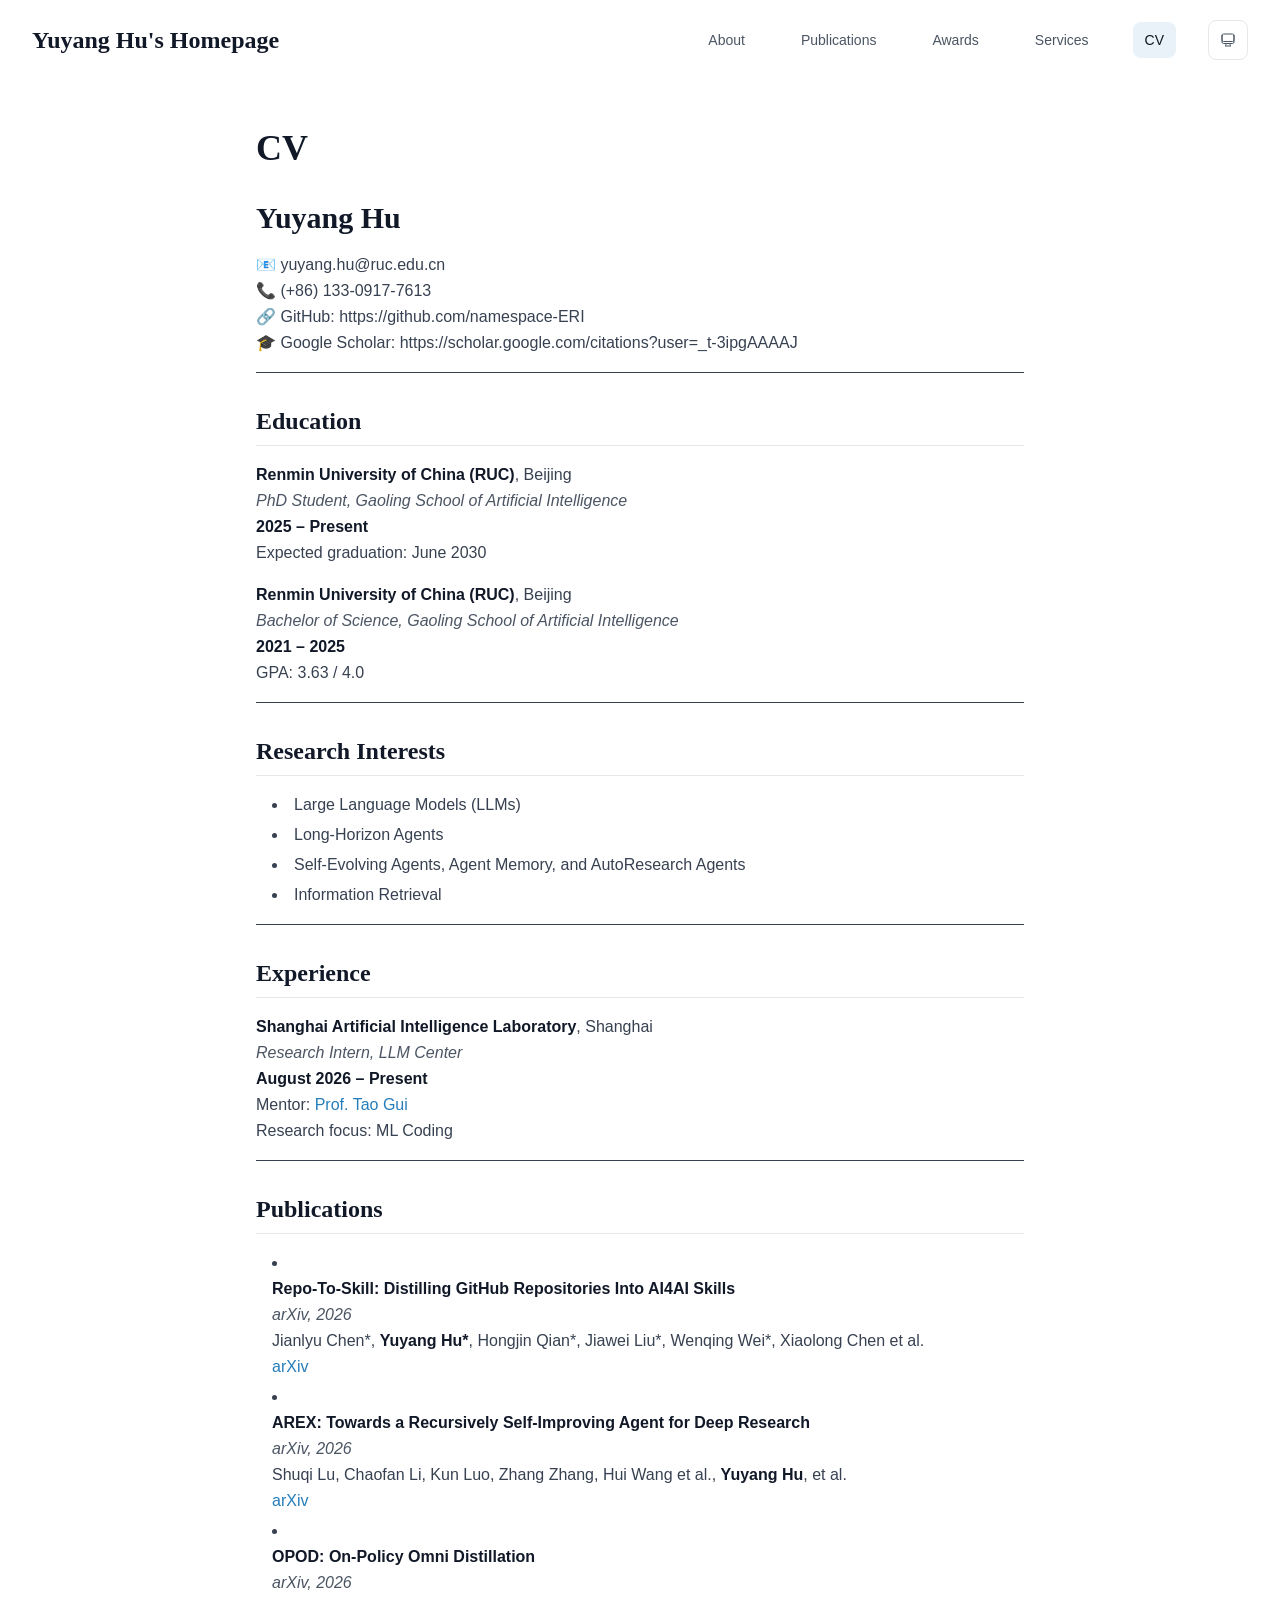
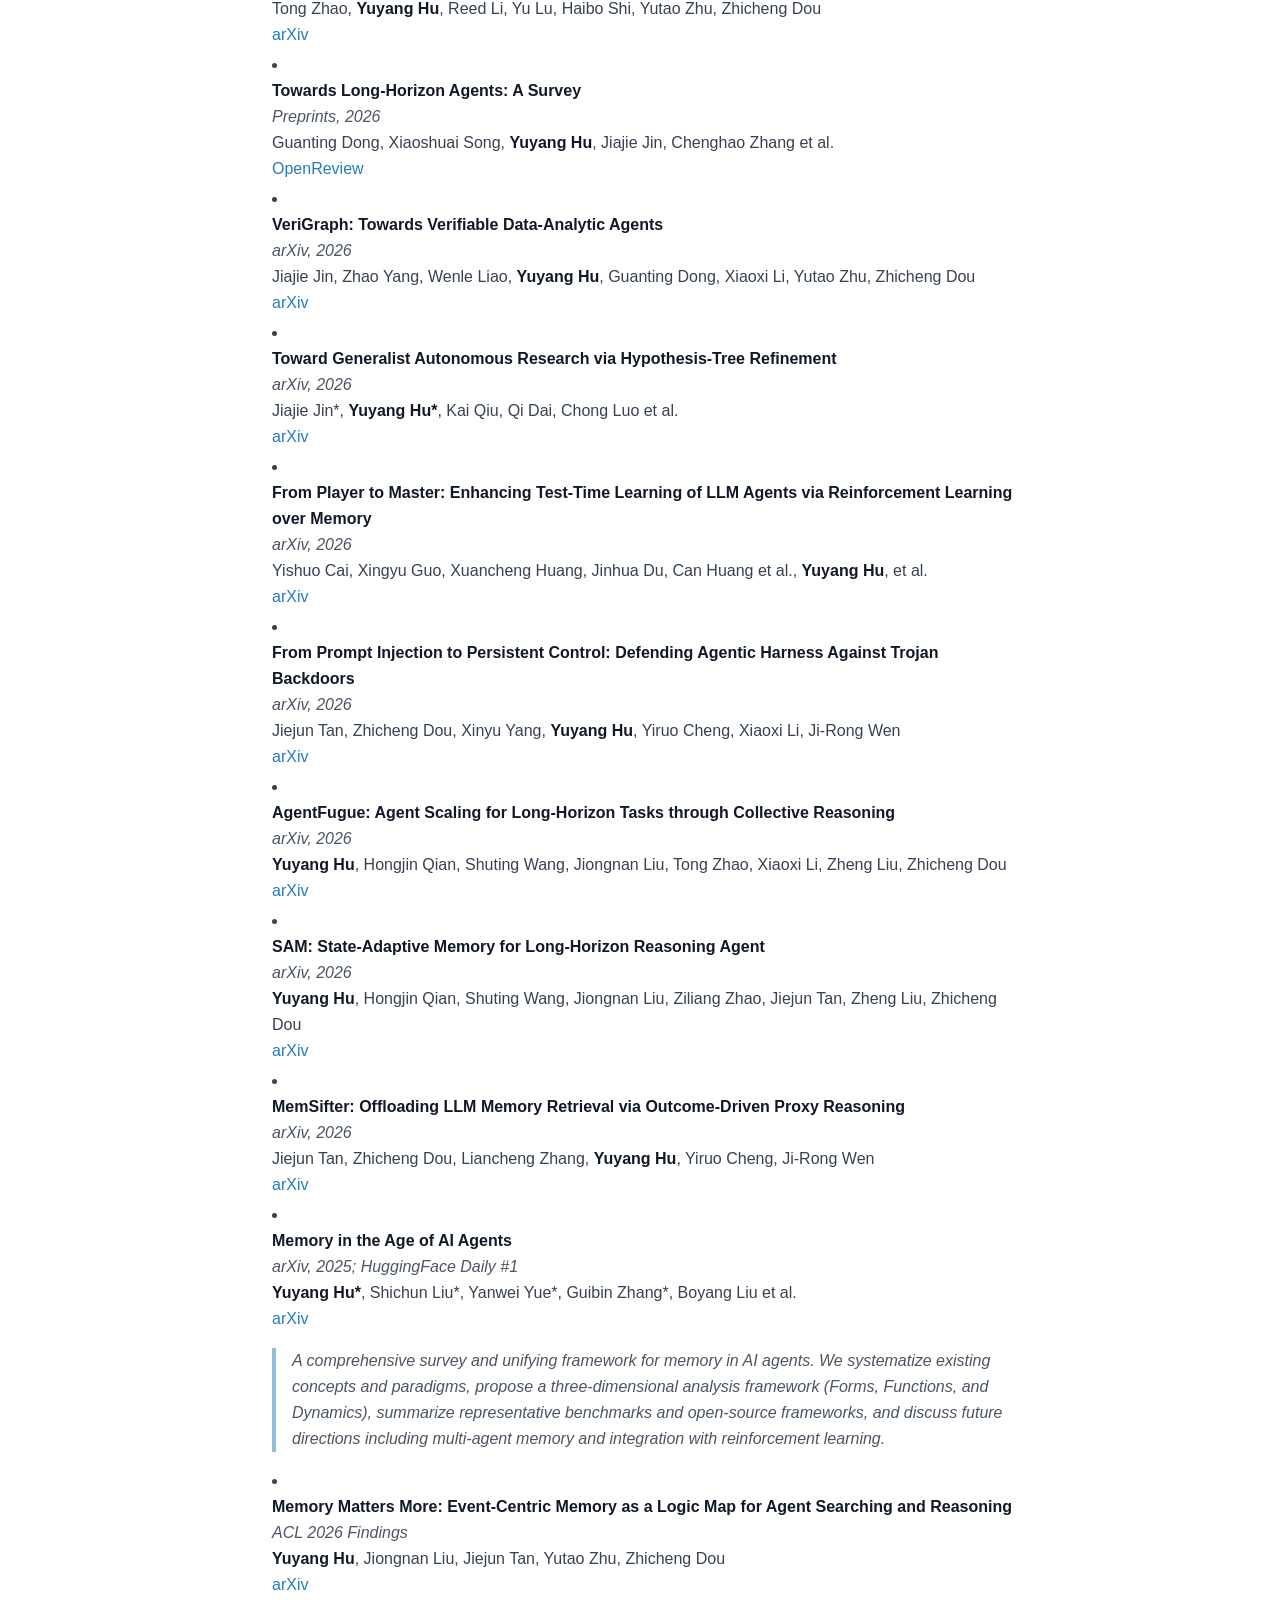
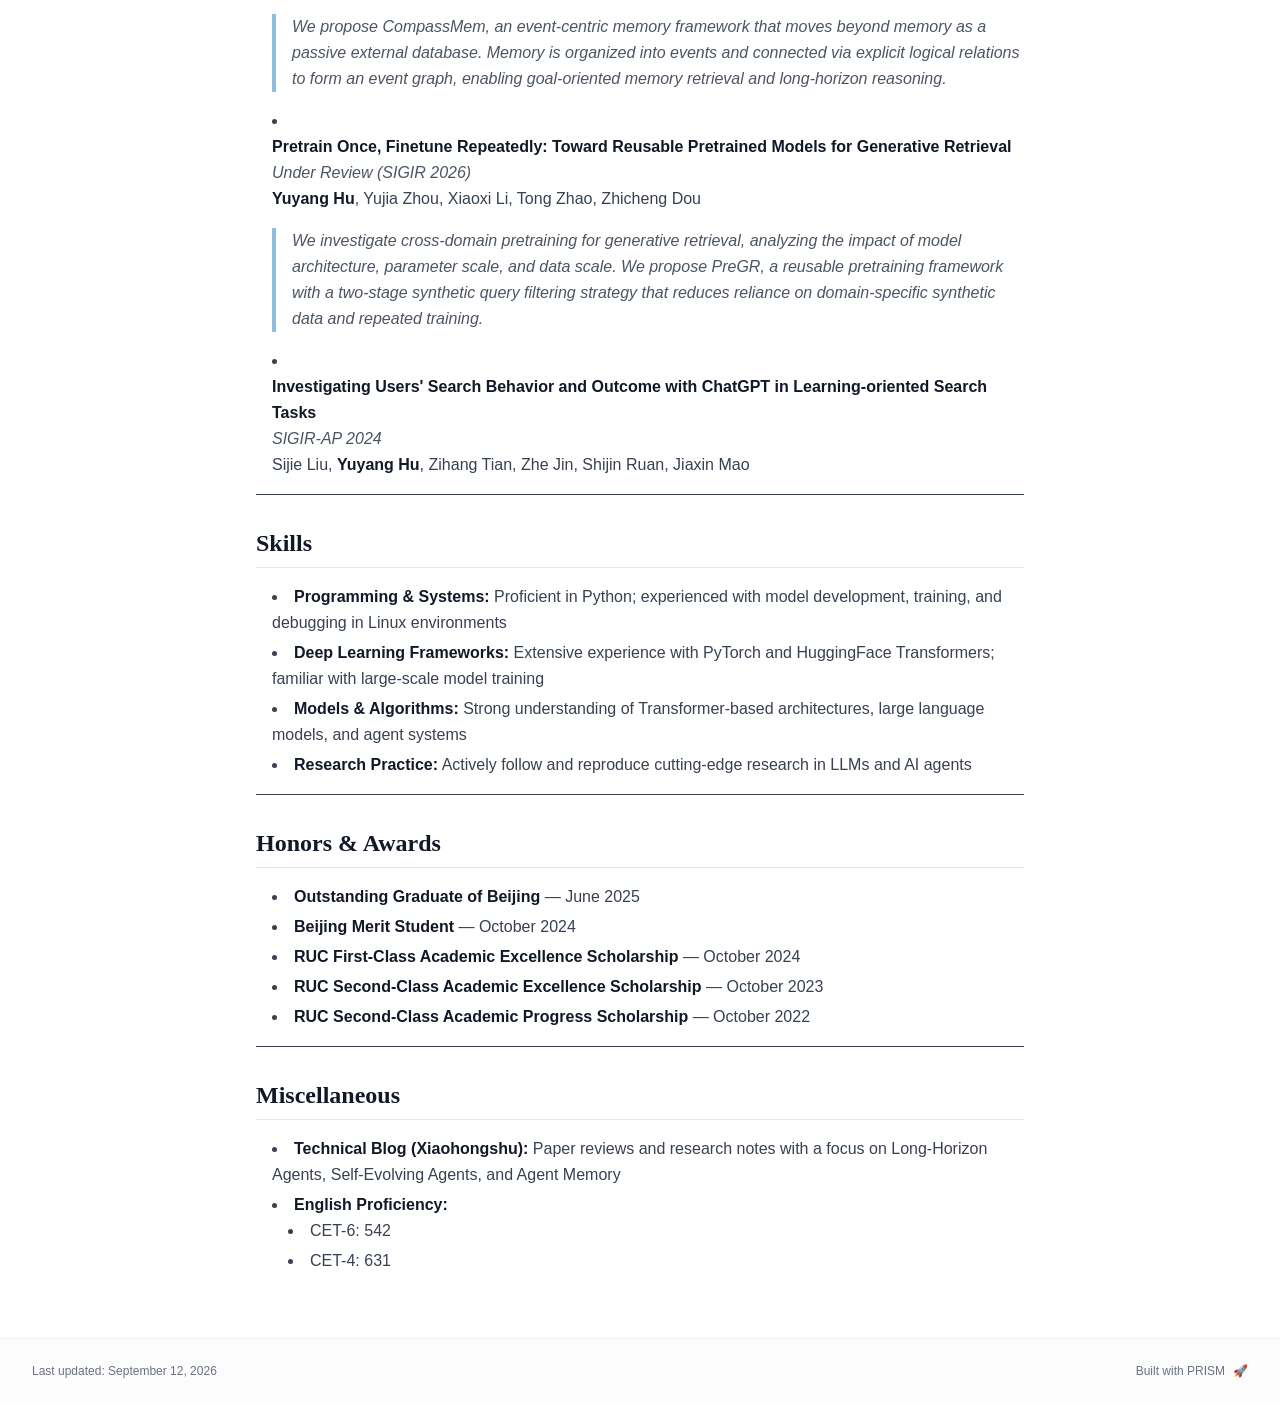
<file: cv/index.html>
<!DOCTYPE html><html lang="en" class="scroll-smooth"><head><meta charSet="utf-8"/><meta name="viewport" content="width=device-width, initial-scale=1"/><link rel="stylesheet" href="/_next/static/css/4c715bd05269b444.css" data-precedence="next"/><link rel="preload" as="script" fetchPriority="low" href="/_next/static/chunks/webpack-679b75d1c4c2027c.js"/><script src="/_next/static/chunks/4bd1b696-70b6d399998de86a.js" async=""></script><script src="/_next/static/chunks/684-5aaa8290a129f299.js" async=""></script><script src="/_next/static/chunks/main-app-1481e06e37a3df3e.js" async=""></script><script src="/_next/static/chunks/17-9c04c9413a9f9f1f.js" async=""></script><script src="/_next/static/chunks/874-6cc630662f3664af.js" async=""></script><script src="/_next/static/chunks/862-15038af301665bb3.js" async=""></script><script src="/_next/static/chunks/app/layout-0bf0f8c921d31776.js" async=""></script><script src="/_next/static/chunks/178-595a94b9af1e67b5.js" async=""></script><script src="/_next/static/chunks/748-fe856bf1d95da13c.js" async=""></script><script src="/_next/static/chunks/app/%5Bslug%5D/page-36e28611c9024762.js" async=""></script><link rel="icon" href="/favicon.png"/><link rel="dns-prefetch" href="https://google-fonts.jialeliu.com"/><link rel="preconnect" href="https://google-fonts.jialeliu.com" crossorigin=""/><link rel="preload" as="style" href="https://google-fonts.jialeliu.com/css2?family=Inter:wght@300;400;500;600;700&amp;family=Crimson+Text:ital,wght@0,400;0,600;1,400&amp;display=swap"/><link rel="stylesheet" id="gfonts-css" href="https://google-fonts.jialeliu.com/css2?family=Inter:wght@300;400;500;600;700&amp;family=Crimson+Text:ital,wght@0,400;0,600;1,400&amp;display=swap" media="print"/><script>
              (function(){
                var l = document.getElementById('gfonts-css');
                if (!l) return;
                if (l.media !== 'all') {
                  l.addEventListener('load', function(){ try { l.media = 'all'; } catch(e){} });
                }
              })();
            </script><noscript><link rel="stylesheet" href="https://google-fonts.jialeliu.com/css2?family=Inter:wght@300;400;500;600;700&amp;family=Crimson+Text:ital,wght@0,400;0,600;1,400&amp;display=swap"/></noscript><script>
              try {
                const theme = localStorage.getItem('theme-storage');
                const parsed = theme ? JSON.parse(theme) : null;
                const setting = parsed?.state?.theme || 'system';
                const prefersDark = typeof window !== 'undefined' && window.matchMedia && window.matchMedia('(prefers-color-scheme: dark)').matches;
                const effective = setting === 'dark' ? 'dark' : (setting === 'light' ? 'light' : (prefersDark ? 'dark' : 'light'));
                var root = document.documentElement;
                root.classList.add(effective);
                root.setAttribute('data-theme', effective);
              } catch (e) {
                var root = document.documentElement;
                root.classList.add('light');
                root.setAttribute('data-theme', 'light');
              }
            </script><title>CV | Yuyang Hu&#x27;s Homepage</title><meta name="author" content="Yuyang Hu"/><meta name="keywords" content="Yuyang Hu,PhD,Research,"/><meta name="creator" content="Yuyang Hu"/><meta name="publisher" content="Yuyang Hu"/><meta property="og:title" content="Yuyang Hu&#x27;s Homepage"/><meta property="og:description" content="PhD student at Gaoling School of Artificial Intelligence, Renmin University of China."/><meta property="og:site_name" content="Yuyang Hu&#x27;s Academic Website"/><meta property="og:locale" content="en_US"/><meta property="og:type" content="website"/><meta name="twitter:card" content="summary"/><meta name="twitter:title" content="Yuyang Hu&#x27;s Homepage"/><meta name="twitter:description" content="PhD student at Gaoling School of Artificial Intelligence, Renmin University of China."/><link rel="icon" href="/favicon.png"/><script>document.querySelectorAll('body link[rel="icon"], body link[rel="apple-touch-icon"]').forEach(el => document.head.appendChild(el))</script><script src="/_next/static/chunks/polyfills-42372ed130431b0a.js" noModule=""></script></head><body class="font-sans antialiased"><div style="visibility:hidden"><nav class="fixed top-0 left-0 right-0 z-50" data-headlessui-state=""><div class="transition-all duration-300 ease-out bg-transparent" style="transform:translateY(-100px)"><div class="max-w-7xl mx-auto px-4 sm:px-6 lg:px-8"><div class="flex justify-between items-center h-16 lg:h-20"><div class="flex-shrink-0" tabindex="0"><a class="text-xl lg:text-2xl font-serif font-semibold text-primary hover:text-accent transition-colors duration-200" href="/">Yuyang Hu&#x27;s Homepage</a></div><div class="hidden lg:block"><div class="ml-10 flex items-center space-x-8"><div class="flex items-baseline space-x-8"><a class="relative px-3 py-2 text-sm font-medium transition-all duration-200 rounded hover:bg-accent/10 hover:shadow-sm text-neutral-600 hover:text-primary" href="/"><span class="relative z-10">About</span></a><a class="relative px-3 py-2 text-sm font-medium transition-all duration-200 rounded hover:bg-accent/10 hover:shadow-sm text-neutral-600 hover:text-primary" href="/publications/"><span class="relative z-10">Publications</span></a><a class="relative px-3 py-2 text-sm font-medium transition-all duration-200 rounded hover:bg-accent/10 hover:shadow-sm text-neutral-600 hover:text-primary" href="/awards/"><span class="relative z-10">Awards</span></a><a class="relative px-3 py-2 text-sm font-medium transition-all duration-200 rounded hover:bg-accent/10 hover:shadow-sm text-neutral-600 hover:text-primary" href="/services/"><span class="relative z-10">Services</span></a><a class="relative px-3 py-2 text-sm font-medium transition-all duration-200 rounded hover:bg-accent/10 hover:shadow-sm text-primary" href="/cv/"><span class="relative z-10">CV</span><div class="absolute inset-0 bg-accent/10 rounded-lg"></div></a></div><div class="flex items-center justify-center w-10 h-10 rounded-lg border border-neutral-200 dark:border-[rgba(148,163,184,0.24)] bg-background dark:bg-neutral-800"><div class="w-4 h-4 rounded-full bg-neutral-300 animate-pulse"></div></div></div></div><div class="lg:hidden flex items-center space-x-2"><div class="flex items-center justify-center w-10 h-10 rounded-lg border border-neutral-200 dark:border-[rgba(148,163,184,0.24)] bg-background dark:bg-neutral-800"><div class="w-4 h-4 rounded-full bg-neutral-300 animate-pulse"></div></div><button class="inline-flex items-center justify-center p-2 rounded-md text-neutral-600 hover:text-primary hover:bg-neutral-100 dark:hover:bg-neutral-800 focus:outline-none focus:ring-2 focus:ring-inset focus:ring-accent transition-colors duration-200" id="headlessui-disclosure-button-«R5pdb»" type="button" aria-expanded="false" data-headlessui-state=""><span class="sr-only">Open main menu</span><div><svg xmlns="http://www.w3.org/2000/svg" fill="none" viewBox="0 0 24 24" stroke-width="1.5" stroke="currentColor" aria-hidden="true" data-slot="icon" class="block h-6 w-6"><path stroke-linecap="round" stroke-linejoin="round" d="M3.75 6.75h16.5M3.75 12h16.5m-16.5 5.25h16.5"></path></svg></div></button></div></div></div></div></nav><main class="min-h-screen pt-16 lg:pt-20"><div class="max-w-6xl mx-auto px-4 sm:px-6 lg:px-8 py-12"><div class="max-w-3xl mx-auto" style="opacity:0;transform:translateY(20px)"><h1 class="text-4xl font-serif font-bold text-primary mb-4">CV</h1><div class="text-neutral-700 dark:text-neutral-600 leading-relaxed"><h1 class="text-3xl font-serif font-bold text-primary mt-8 mb-4">Yuyang Hu</h1>
<p class="mb-4 last:mb-0">📧 yuyang.hu@ruc.edu.cn<br/>
<!-- -->📞 (+86) 133-0917-7613<br/>
<!-- -->🔗 GitHub: https://github.com/namespace-ERI<br/>
<!-- -->🎓 Google Scholar: https://scholar.google.com/citations?user=_t-3ipgAAAAJ</p>
<hr/>
<h2 class="text-2xl font-serif font-bold text-primary mt-8 mb-4 border-b border-neutral-200 dark:border-neutral-800 pb-2">Education</h2>
<p class="mb-4 last:mb-0"><strong class="font-semibold text-primary">Renmin University of China (RUC)</strong>, Beijing<br/>
<em class="italic text-neutral-600 dark:text-neutral-500">PhD Student, Gaoling School of Artificial Intelligence</em><br/>
<strong class="font-semibold text-primary">2025 – Present</strong><br/>
<!-- -->Expected graduation: June 2030</p>
<p class="mb-4 last:mb-0"><strong class="font-semibold text-primary">Renmin University of China (RUC)</strong>, Beijing<br/>
<em class="italic text-neutral-600 dark:text-neutral-500">Bachelor of Science, Gaoling School of Artificial Intelligence</em><br/>
<strong class="font-semibold text-primary">2021 – 2025</strong><br/>
<!-- -->GPA: 3.63 / 4.0</p>
<hr/>
<h2 class="text-2xl font-serif font-bold text-primary mt-8 mb-4 border-b border-neutral-200 dark:border-neutral-800 pb-2">Research Interests</h2>
<ul class="list-disc list-inside mb-4 space-y-1 ml-4">
<li class="mb-1">Large Language Models (LLMs)</li>
<li class="mb-1">Long-Horizon Agents</li>
<li class="mb-1">Self-Evolving Agents, Agent Memory, and AutoResearch Agents</li>
<li class="mb-1">Information Retrieval</li>
</ul>
<hr/>
<h2 class="text-2xl font-serif font-bold text-primary mt-8 mb-4 border-b border-neutral-200 dark:border-neutral-800 pb-2">Experience</h2>
<p class="mb-4 last:mb-0"><strong class="font-semibold text-primary">Shanghai Artificial Intelligence Laboratory</strong>, Shanghai<br/>
<em class="italic text-neutral-600 dark:text-neutral-500">Research Intern, LLM Center</em><br/>
<strong class="font-semibold text-primary">August 2026 – Present</strong><br/>
<!-- -->Mentor: <a href="https://guitaowufeng.github.io/" node="[object Object]" target="_blank" rel="noopener noreferrer" class="text-accent font-medium hover:underline transition-colors">Prof. Tao Gui</a><br/>
<!-- -->Research focus: ML Coding</p>
<hr/>
<h2 class="text-2xl font-serif font-bold text-primary mt-8 mb-4 border-b border-neutral-200 dark:border-neutral-800 pb-2">Publications</h2>
<ul class="list-disc list-inside mb-4 space-y-1 ml-4">
<li class="mb-1">
<p class="mb-4 last:mb-0"><strong class="font-semibold text-primary">Repo-To-Skill: Distilling GitHub Repositories Into AI4AI Skills</strong><br/>
<em class="italic text-neutral-600 dark:text-neutral-500">arXiv, 2026</em><br/>
<!-- -->Jianlyu Chen*, <strong class="font-semibold text-primary">Yuyang Hu*</strong>, Hongjin Qian*, Jiawei Liu*, Wenqing Wei*, Xiaolong Chen et al.<br/>
<a href="https://arxiv.org/abs/2609.02749" node="[object Object]" target="_blank" rel="noopener noreferrer" class="text-accent font-medium hover:underline transition-colors">arXiv</a></p>
</li>
<li class="mb-1">
<p class="mb-4 last:mb-0"><strong class="font-semibold text-primary">AREX: Towards a Recursively Self-Improving Agent for Deep Research</strong><br/>
<em class="italic text-neutral-600 dark:text-neutral-500">arXiv, 2026</em><br/>
<!-- -->Shuqi Lu, Chaofan Li, Kun Luo, Zhang Zhang, Hui Wang et al., <strong class="font-semibold text-primary">Yuyang Hu</strong>, et al.<br/>
<a href="https://arxiv.org/abs/2607.21461" node="[object Object]" target="_blank" rel="noopener noreferrer" class="text-accent font-medium hover:underline transition-colors">arXiv</a></p>
</li>
<li class="mb-1">
<p class="mb-4 last:mb-0"><strong class="font-semibold text-primary">OPOD: On-Policy Omni Distillation</strong><br/>
<em class="italic text-neutral-600 dark:text-neutral-500">arXiv, 2026</em><br/>
<!-- -->Tong Zhao, <strong class="font-semibold text-primary">Yuyang Hu</strong>, Reed Li, Yu Lu, Haibo Shi, Yutao Zhu, Zhicheng Dou<br/>
<a href="https://arxiv.org/abs/2607.20918" node="[object Object]" target="_blank" rel="noopener noreferrer" class="text-accent font-medium hover:underline transition-colors">arXiv</a></p>
</li>
<li class="mb-1">
<p class="mb-4 last:mb-0"><strong class="font-semibold text-primary">Towards Long-Horizon Agents: A Survey</strong><br/>
<em class="italic text-neutral-600 dark:text-neutral-500">Preprints, 2026</em><br/>
<!-- -->Guanting Dong, Xiaoshuai Song, <strong class="font-semibold text-primary">Yuyang Hu</strong>, Jiajie Jin, Chenghao Zhang et al.<br/>
<a href="https://openreview.net/forum?id=HyhfhlbWGh" node="[object Object]" target="_blank" rel="noopener noreferrer" class="text-accent font-medium hover:underline transition-colors">OpenReview</a></p>
</li>
<li class="mb-1">
<p class="mb-4 last:mb-0"><strong class="font-semibold text-primary">VeriGraph: Towards Verifiable Data-Analytic Agents</strong><br/>
<em class="italic text-neutral-600 dark:text-neutral-500">arXiv, 2026</em><br/>
<!-- -->Jiajie Jin, Zhao Yang, Wenle Liao, <strong class="font-semibold text-primary">Yuyang Hu</strong>, Guanting Dong, Xiaoxi Li, Yutao Zhu, Zhicheng Dou<br/>
<a href="https://arxiv.org/abs/2606.16603" node="[object Object]" target="_blank" rel="noopener noreferrer" class="text-accent font-medium hover:underline transition-colors">arXiv</a></p>
</li>
<li class="mb-1">
<p class="mb-4 last:mb-0"><strong class="font-semibold text-primary">Toward Generalist Autonomous Research via Hypothesis-Tree Refinement</strong><br/>
<em class="italic text-neutral-600 dark:text-neutral-500">arXiv, 2026</em><br/>
<!-- -->Jiajie Jin*, <strong class="font-semibold text-primary">Yuyang Hu*</strong>, Kai Qiu, Qi Dai, Chong Luo et al.<br/>
<a href="https://arxiv.org/abs/2606.11926" node="[object Object]" target="_blank" rel="noopener noreferrer" class="text-accent font-medium hover:underline transition-colors">arXiv</a></p>
</li>
<li class="mb-1">
<p class="mb-4 last:mb-0"><strong class="font-semibold text-primary">From Player to Master: Enhancing Test-Time Learning of LLM Agents via Reinforcement Learning over Memory</strong><br/>
<em class="italic text-neutral-600 dark:text-neutral-500">arXiv, 2026</em><br/>
<!-- -->Yishuo Cai, Xingyu Guo, Xuancheng Huang, Jinhua Du, Can Huang et al., <strong class="font-semibold text-primary">Yuyang Hu</strong>, et al.<br/>
<a href="https://arxiv.org/abs/2606.08656" node="[object Object]" target="_blank" rel="noopener noreferrer" class="text-accent font-medium hover:underline transition-colors">arXiv</a></p>
</li>
<li class="mb-1">
<p class="mb-4 last:mb-0"><strong class="font-semibold text-primary">From Prompt Injection to Persistent Control: Defending Agentic Harness Against Trojan Backdoors</strong><br/>
<em class="italic text-neutral-600 dark:text-neutral-500">arXiv, 2026</em><br/>
<!-- -->Jiejun Tan, Zhicheng Dou, Xinyu Yang, <strong class="font-semibold text-primary">Yuyang Hu</strong>, Yiruo Cheng, Xiaoxi Li, Ji-Rong Wen<br/>
<a href="https://arxiv.org/abs/2605.31042" node="[object Object]" target="_blank" rel="noopener noreferrer" class="text-accent font-medium hover:underline transition-colors">arXiv</a></p>
</li>
<li class="mb-1">
<p class="mb-4 last:mb-0"><strong class="font-semibold text-primary">AgentFugue: Agent Scaling for Long-Horizon Tasks through Collective Reasoning</strong><br/>
<em class="italic text-neutral-600 dark:text-neutral-500">arXiv, 2026</em><br/>
<strong class="font-semibold text-primary">Yuyang Hu</strong>, Hongjin Qian, Shuting Wang, Jiongnan Liu, Tong Zhao, Xiaoxi Li, Zheng Liu, Zhicheng Dou<br/>
<a href="https://arxiv.org/abs/2605.24486" node="[object Object]" target="_blank" rel="noopener noreferrer" class="text-accent font-medium hover:underline transition-colors">arXiv</a></p>
</li>
<li class="mb-1">
<p class="mb-4 last:mb-0"><strong class="font-semibold text-primary">SAM: State-Adaptive Memory for Long-Horizon Reasoning Agent</strong><br/>
<em class="italic text-neutral-600 dark:text-neutral-500">arXiv, 2026</em><br/>
<strong class="font-semibold text-primary">Yuyang Hu</strong>, Hongjin Qian, Shuting Wang, Jiongnan Liu, Ziliang Zhao, Jiejun Tan, Zheng Liu, Zhicheng Dou<br/>
<a href="https://arxiv.org/abs/2605.24468" node="[object Object]" target="_blank" rel="noopener noreferrer" class="text-accent font-medium hover:underline transition-colors">arXiv</a></p>
</li>
<li class="mb-1">
<p class="mb-4 last:mb-0"><strong class="font-semibold text-primary">MemSifter: Offloading LLM Memory Retrieval via Outcome-Driven Proxy Reasoning</strong><br/>
<em class="italic text-neutral-600 dark:text-neutral-500">arXiv, 2026</em><br/>
<!-- -->Jiejun Tan, Zhicheng Dou, Liancheng Zhang, <strong class="font-semibold text-primary">Yuyang Hu</strong>, Yiruo Cheng, Ji-Rong Wen<br/>
<a href="https://arxiv.org/abs/2603.03379" node="[object Object]" target="_blank" rel="noopener noreferrer" class="text-accent font-medium hover:underline transition-colors">arXiv</a></p>
</li>
<li class="mb-1">
<p class="mb-4 last:mb-0"><strong class="font-semibold text-primary">Memory in the Age of AI Agents</strong><br/>
<em class="italic text-neutral-600 dark:text-neutral-500">arXiv, 2025; HuggingFace Daily #1</em><br/>
<strong class="font-semibold text-primary">Yuyang Hu*</strong>, Shichun Liu*, Yanwei Yue*, Guibin Zhang*, Boyang Liu et al.<br/>
<a href="https://arxiv.org/abs/2512.13564" node="[object Object]" target="_blank" rel="noopener noreferrer" class="text-accent font-medium hover:underline transition-colors">arXiv</a></p>
<blockquote class="border-l-4 border-accent/50 pl-4 italic my-4 text-neutral-600 dark:text-neutral-500">
<p class="mb-4 last:mb-0">A comprehensive survey and unifying framework for memory in AI agents. We systematize existing concepts and paradigms, propose a three-dimensional analysis framework (Forms, Functions, and Dynamics), summarize representative benchmarks and open-source frameworks, and discuss future directions including multi-agent memory and integration with reinforcement learning.</p>
</blockquote>
</li>
<li class="mb-1">
<p class="mb-4 last:mb-0"><strong class="font-semibold text-primary">Memory Matters More: Event-Centric Memory as a Logic Map for Agent Searching and Reasoning</strong><br/>
<em class="italic text-neutral-600 dark:text-neutral-500">ACL 2026 Findings</em><br/>
<strong class="font-semibold text-primary">Yuyang Hu</strong>, Jiongnan Liu, Jiejun Tan, Yutao Zhu, Zhicheng Dou<br/>
<a href="https://arxiv.org/abs/2601.04726" node="[object Object]" target="_blank" rel="noopener noreferrer" class="text-accent font-medium hover:underline transition-colors">arXiv</a></p>
<blockquote class="border-l-4 border-accent/50 pl-4 italic my-4 text-neutral-600 dark:text-neutral-500">
<p class="mb-4 last:mb-0">We propose <em class="italic text-neutral-600 dark:text-neutral-500">CompassMem</em>, an event-centric memory framework that moves beyond memory as a passive external database. Memory is organized into events and connected via explicit logical relations to form an event graph, enabling goal-oriented memory retrieval and long-horizon reasoning.</p>
</blockquote>
</li>
<li class="mb-1">
<p class="mb-4 last:mb-0"><strong class="font-semibold text-primary">Pretrain Once, Finetune Repeatedly: Toward Reusable Pretrained Models for Generative Retrieval</strong><br/>
<em class="italic text-neutral-600 dark:text-neutral-500">Under Review (SIGIR 2026)</em><br/>
<strong class="font-semibold text-primary">Yuyang Hu</strong>, Yujia Zhou, Xiaoxi Li, Tong Zhao, Zhicheng Dou</p>
<blockquote class="border-l-4 border-accent/50 pl-4 italic my-4 text-neutral-600 dark:text-neutral-500">
<p class="mb-4 last:mb-0">We investigate cross-domain pretraining for generative retrieval, analyzing the impact of model architecture, parameter scale, and data scale. We propose <em class="italic text-neutral-600 dark:text-neutral-500">PreGR</em>, a reusable pretraining framework with a two-stage synthetic query filtering strategy that reduces reliance on domain-specific synthetic data and repeated training.</p>
</blockquote>
</li>
<li class="mb-1">
<p class="mb-4 last:mb-0"><strong class="font-semibold text-primary">Investigating Users&#x27; Search Behavior and Outcome with ChatGPT in Learning-oriented Search Tasks</strong><br/>
<em class="italic text-neutral-600 dark:text-neutral-500">SIGIR-AP 2024</em><br/>
<!-- -->Sijie Liu, <strong class="font-semibold text-primary">Yuyang Hu</strong>, Zihang Tian, Zhe Jin, Shijin Ruan, Jiaxin Mao</p>
</li>
</ul>
<hr/>
<h2 class="text-2xl font-serif font-bold text-primary mt-8 mb-4 border-b border-neutral-200 dark:border-neutral-800 pb-2">Skills</h2>
<ul class="list-disc list-inside mb-4 space-y-1 ml-4">
<li class="mb-1"><strong class="font-semibold text-primary">Programming &amp; Systems:</strong> Proficient in Python; experienced with model development, training, and debugging in Linux environments</li>
<li class="mb-1"><strong class="font-semibold text-primary">Deep Learning Frameworks:</strong> Extensive experience with PyTorch and HuggingFace Transformers; familiar with large-scale model training</li>
<li class="mb-1"><strong class="font-semibold text-primary">Models &amp; Algorithms:</strong> Strong understanding of Transformer-based architectures, large language models, and agent systems</li>
<li class="mb-1"><strong class="font-semibold text-primary">Research Practice:</strong> Actively follow and reproduce cutting-edge research in LLMs and AI agents</li>
</ul>
<hr/>
<h2 class="text-2xl font-serif font-bold text-primary mt-8 mb-4 border-b border-neutral-200 dark:border-neutral-800 pb-2">Honors &amp; Awards</h2>
<ul class="list-disc list-inside mb-4 space-y-1 ml-4">
<li class="mb-1"><strong class="font-semibold text-primary">Outstanding Graduate of Beijing</strong> — June 2025</li>
<li class="mb-1"><strong class="font-semibold text-primary">Beijing Merit Student</strong> — October 2024</li>
<li class="mb-1"><strong class="font-semibold text-primary">RUC First-Class Academic Excellence Scholarship</strong> — October 2024</li>
<li class="mb-1"><strong class="font-semibold text-primary">RUC Second-Class Academic Excellence Scholarship</strong> — October 2023</li>
<li class="mb-1"><strong class="font-semibold text-primary">RUC Second-Class Academic Progress Scholarship</strong> — October 2022</li>
</ul>
<hr/>
<h2 class="text-2xl font-serif font-bold text-primary mt-8 mb-4 border-b border-neutral-200 dark:border-neutral-800 pb-2">Miscellaneous</h2>
<ul class="list-disc list-inside mb-4 space-y-1 ml-4">
<li class="mb-1"><strong class="font-semibold text-primary">Technical Blog (Xiaohongshu):</strong> Paper reviews and research notes with a focus on Long-Horizon Agents, Self-Evolving Agents, and Agent Memory</li>
<li class="mb-1"><strong class="font-semibold text-primary">English Proficiency:</strong>
<ul class="list-disc list-inside mb-4 space-y-1 ml-4">
<li class="mb-1">CET-6: 542</li>
<li class="mb-1">CET-4: 631</li>
</ul>
</li>
</ul></div></div></div><!--$--><!--/$--><!--$--><!--/$--></main><footer class="border-t border-neutral-200/50 bg-neutral-50/50 dark:bg-neutral-900/50 dark:border-neutral-700/50"><div class="max-w-7xl mx-auto px-4 sm:px-6 lg:px-8 py-6"><div class="flex flex-col sm:flex-row justify-between items-center gap-2"><p class="text-xs text-neutral-500">Last updated: <!-- -->September 12, 2026</p><p class="text-xs text-neutral-500 flex items-center"><a href="https://github.com/xyjoey/PRISM" target="_blank" rel="noopener noreferrer">Built with PRISM</a><span class="ml-2">🚀</span></p></div></div></footer></div><script src="/_next/static/chunks/webpack-679b75d1c4c2027c.js" async=""></script><script>(self.__next_f=self.__next_f||[]).push([0])</script><script>self.__next_f.push([1,"1:\"$Sreact.fragment\"\n2:I[3719,[\"17\",\"static/chunks/17-9c04c9413a9f9f1f.js\",\"874\",\"static/chunks/874-6cc630662f3664af.js\",\"862\",\"static/chunks/862-15038af301665bb3.js\",\"177\",\"static/chunks/app/layout-0bf0f8c921d31776.js\"],\"ThemeProvider\"]\n3:I[768,[\"17\",\"static/chunks/17-9c04c9413a9f9f1f.js\",\"874\",\"static/chunks/874-6cc630662f3664af.js\",\"862\",\"static/chunks/862-15038af301665bb3.js\",\"177\",\"static/chunks/app/layout-0bf0f8c921d31776.js\"],\"default\"]\n4:I[7555,[],\"\"]\n5:I[1295,[],\"\"]\n6:I[2548,[\"17\",\"static/chunks/17-9c04c9413a9f9f1f.js\",\"874\",\"static/chunks/874-6cc630662f3664af.js\",\"862\",\"static/chunks/862-15038af301665bb3.js\",\"177\",\"static/chunks/app/layout-0bf0f8c921d31776.js\"],\"default\"]\n8:I[9665,[],\"MetadataBoundary\"]\na:I[9665,[],\"OutletBoundary\"]\nd:I[4911,[],\"AsyncMetadataOutlet\"]\nf:I[9665,[],\"ViewportBoundary\"]\n11:I[6614,[],\"\"]\n:HL[\"/_next/static/css/4c715bd05269b444.css\",\"style\"]\n"])</script><script>self.__next_f.push([1,"0:{\"P\":null,\"b\":\"t4ttrDRetpyuH-PFwgGKz\",\"p\":\"\",\"c\":[\"\",\"cv\",\"\"],\"i\":false,\"f\":[[[\"\",{\"children\":[[\"slug\",\"cv\",\"d\"],{\"children\":[\"__PAGE__\",{}]}]},\"$undefined\",\"$undefined\",true],[\"\",[\"$\",\"$1\",\"c\",{\"children\":[[[\"$\",\"link\",\"0\",{\"rel\":\"stylesheet\",\"href\":\"/_next/static/css/4c715bd05269b444.css\",\"precedence\":\"next\",\"crossOrigin\":\"$undefined\",\"nonce\":\"$undefined\"}]],[\"$\",\"html\",null,{\"lang\":\"en\",\"className\":\"scroll-smooth\",\"suppressHydrationWarning\":true,\"children\":[[\"$\",\"head\",null,{\"children\":[[\"$\",\"link\",null,{\"rel\":\"icon\",\"href\":\"/favicon.png\"}],[\"$\",\"link\",null,{\"rel\":\"dns-prefetch\",\"href\":\"https://google-fonts.jialeliu.com\"}],[\"$\",\"link\",null,{\"rel\":\"preconnect\",\"href\":\"https://google-fonts.jialeliu.com\",\"crossOrigin\":\"\"}],[\"$\",\"link\",null,{\"rel\":\"preload\",\"as\":\"style\",\"href\":\"https://google-fonts.jialeliu.com/css2?family=Inter:wght@300;400;500;600;700\u0026family=Crimson+Text:ital,wght@0,400;0,600;1,400\u0026display=swap\"}],[\"$\",\"link\",null,{\"rel\":\"stylesheet\",\"id\":\"gfonts-css\",\"href\":\"https://google-fonts.jialeliu.com/css2?family=Inter:wght@300;400;500;600;700\u0026family=Crimson+Text:ital,wght@0,400;0,600;1,400\u0026display=swap\",\"media\":\"print\"}],[\"$\",\"script\",null,{\"dangerouslySetInnerHTML\":{\"__html\":\"\\n              (function(){\\n                var l = document.getElementById('gfonts-css');\\n                if (!l) return;\\n                if (l.media !== 'all') {\\n                  l.addEventListener('load', function(){ try { l.media = 'all'; } catch(e){} });\\n                }\\n              })();\\n            \"}}],[\"$\",\"noscript\",null,{\"children\":[\"$\",\"link\",null,{\"rel\":\"stylesheet\",\"href\":\"https://google-fonts.jialeliu.com/css2?family=Inter:wght@300;400;500;600;700\u0026family=Crimson+Text:ital,wght@0,400;0,600;1,400\u0026display=swap\"}]}],[\"$\",\"script\",null,{\"dangerouslySetInnerHTML\":{\"__html\":\"\\n              try {\\n                const theme = localStorage.getItem('theme-storage');\\n                const parsed = theme ? JSON.parse(theme) : null;\\n                const setting = parsed?.state?.theme || 'system';\\n                const prefersDark = typeof window !== 'undefined' \u0026\u0026 window.matchMedia \u0026\u0026 window.matchMedia('(prefers-color-scheme: dark)').matches;\\n                const effective = setting === 'dark' ? 'dark' : (setting === 'light' ? 'light' : (prefersDark ? 'dark' : 'light'));\\n                var root = document.documentElement;\\n                root.classList.add(effective);\\n                root.setAttribute('data-theme', effective);\\n              } catch (e) {\\n                var root = document.documentElement;\\n                root.classList.add('light');\\n                root.setAttribute('data-theme', 'light');\\n              }\\n            \"}}]]}],[\"$\",\"body\",null,{\"className\":\"font-sans antialiased\",\"children\":[\"$\",\"$L2\",null,{\"children\":[[\"$\",\"$L3\",null,{\"items\":[{\"title\":\"About\",\"type\":\"page\",\"target\":\"about\",\"href\":\"/\"},{\"title\":\"Publications\",\"type\":\"page\",\"target\":\"publications\",\"href\":\"/publications\"},{\"title\":\"Awards\",\"type\":\"page\",\"target\":\"awards\",\"href\":\"/awards\"},{\"title\":\"Services\",\"type\":\"page\",\"target\":\"services\",\"href\":\"/services\"},{\"title\":\"CV\",\"type\":\"page\",\"target\":\"cv\",\"href\":\"/cv\"}],\"siteTitle\":\"Yuyang Hu's Homepage\",\"enableOnePageMode\":false}],[\"$\",\"main\",null,{\"className\":\"min-h-screen pt-16 lg:pt-20\",\"children\":[\"$\",\"$L4\",null,{\"parallelRouterKey\":\"children\",\"error\":\"$undefined\",\"errorStyles\":\"$undefined\",\"errorScripts\":\"$undefined\",\"template\":[\"$\",\"$L5\",null,{}],\"templateStyles\":\"$undefined\",\"templateScripts\":\"$undefined\",\"notFound\":[[[\"$\",\"title\",null,{\"children\":\"404: This page could not be found.\"}],[\"$\",\"div\",null,{\"style\":{\"fontFamily\":\"system-ui,\\\"Segoe UI\\\",Roboto,Helvetica,Arial,sans-serif,\\\"Apple Color Emoji\\\",\\\"Segoe UI Emoji\\\"\",\"height\":\"100vh\",\"textAlign\":\"center\",\"display\":\"flex\",\"flexDirection\":\"column\",\"alignItems\":\"center\",\"justifyContent\":\"center\"},\"children\":[\"$\",\"div\",null,{\"children\":[[\"$\",\"style\",null,{\"dangerouslySetInnerHTML\":{\"__html\":\"body{color:#000;background:#fff;margin:0}.next-error-h1{border-right:1px solid rgba(0,0,0,.3)}@media (prefers-color-scheme:dark){body{color:#fff;background:#000}.next-error-h1{border-right:1px solid rgba(255,255,255,.3)}}\"}}],[\"$\",\"h1\",null,{\"className\":\"next-error-h1\",\"style\":{\"display\":\"inline-block\",\"margin\":\"0 20px 0 0\",\"padding\":\"0 23px 0 0\",\"fontSize\":24,\"fontWeight\":500,\"verticalAlign\":\"top\",\"lineHeight\":\"49px\"},\"children\":404}],[\"$\",\"div\",null,{\"style\":{\"display\":\"inline-block\"},\"children\":[\"$\",\"h2\",null,{\"style\":{\"fontSize\":14,\"fontWeight\":400,\"lineHeight\":\"49px\",\"margin\":0},\"children\":\"This page could not be found.\"}]}]]}]}]],[]],\"forbidden\":\"$undefined\",\"unauthorized\":\"$undefined\"}]}],[\"$\",\"$L6\",null,{\"lastUpdated\":\"September 12, 2026\"}]]}]}]]}]]}],{\"children\":[[\"slug\",\"cv\",\"d\"],[\"$\",\"$1\",\"c\",{\"children\":[null,[\"$\",\"$L4\",null,{\"parallelRouterKey\":\"children\",\"error\":\"$undefined\",\"errorStyles\":\"$undefined\",\"errorScripts\":\"$undefined\",\"template\":[\"$\",\"$L5\",null,{}],\"templateStyles\":\"$undefined\",\"templateScripts\":\"$undefined\",\"notFound\":\"$undefined\",\"forbidden\":\"$undefined\",\"unauthorized\":\"$undefined\"}]]}],{\"children\":[\"__PAGE__\",[\"$\",\"$1\",\"c\",{\"children\":[\"$L7\",[\"$\",\"$L8\",null,{\"children\":\"$L9\"}],null,[\"$\",\"$La\",null,{\"children\":[\"$Lb\",\"$Lc\",[\"$\",\"$Ld\",null,{\"promise\":\"$@e\"}]]}]]}],{},null,false]},null,false]},null,false],[\"$\",\"$1\",\"h\",{\"children\":[null,[\"$\",\"$1\",\"OBkTYv5GYO0gXsqq26AE-\",{\"children\":[[\"$\",\"$Lf\",null,{\"children\":\"$L10\"}],null]}],null]}],false]],\"m\":\"$undefined\",\"G\":[\"$11\",\"$undefined\"],\"s\":false,\"S\":true}\n"])</script><script>self.__next_f.push([1,"12:\"$Sreact.suspense\"\n13:I[4911,[],\"AsyncMetadata\"]\n15:I[4059,[\"17\",\"static/chunks/17-9c04c9413a9f9f1f.js\",\"178\",\"static/chunks/178-595a94b9af1e67b5.js\",\"748\",\"static/chunks/748-fe856bf1d95da13c.js\",\"182\",\"static/chunks/app/%5Bslug%5D/page-36e28611c9024762.js\"],\"default\"]\n9:[\"$\",\"$12\",null,{\"fallback\":null,\"children\":[\"$\",\"$L13\",null,{\"promise\":\"$@14\"}]}]\n16:T191a,"])</script><script>self.__next_f.push([1,"# Yuyang Hu\n\n📧 yuyang.hu@ruc.edu.cn  \n📞 (+86) 133-0917-7613  \n🔗 GitHub: https://github.com/namespace-ERI  \n🎓 Google Scholar: https://scholar.google.com/citations?user=_t-3ipgAAAAJ  \n\n---\n\n## Education\n\n**Renmin University of China (RUC)**, Beijing  \n*PhD Student, Gaoling School of Artificial Intelligence*  \n**2025 – Present**  \nExpected graduation: June 2030\n\n**Renmin University of China (RUC)**, Beijing  \n*Bachelor of Science, Gaoling School of Artificial Intelligence*  \n**2021 – 2025**  \nGPA: 3.63 / 4.0\n\n---\n\n## Research Interests\n\n- Large Language Models (LLMs)\n- Long-Horizon Agents\n- Self-Evolving Agents, Agent Memory, and AutoResearch Agents\n- Information Retrieval\n\n---\n\n## Experience\n\n**Shanghai Artificial Intelligence Laboratory**, Shanghai  \n*Research Intern, LLM Center*  \n**August 2026 – Present**  \nMentor: [Prof. Tao Gui](https://guitaowufeng.github.io/)  \nResearch focus: ML Coding\n\n---\n\n## Publications\n\n- **Repo-To-Skill: Distilling GitHub Repositories Into AI4AI Skills**  \n  *arXiv, 2026*  \n  Jianlyu Chen\\*, **Yuyang Hu\\***, Hongjin Qian\\*, Jiawei Liu\\*, Wenqing Wei\\*, Xiaolong Chen et al.  \n  [arXiv](https://arxiv.org/abs/2609.02749)\n\n- **AREX: Towards a Recursively Self-Improving Agent for Deep Research**  \n  *arXiv, 2026*  \n  Shuqi Lu, Chaofan Li, Kun Luo, Zhang Zhang, Hui Wang et al., **Yuyang Hu**, et al.  \n  [arXiv](https://arxiv.org/abs/2607.21461)\n\n- **OPOD: On-Policy Omni Distillation**  \n  *arXiv, 2026*  \n  Tong Zhao, **Yuyang Hu**, Reed Li, Yu Lu, Haibo Shi, Yutao Zhu, Zhicheng Dou  \n  [arXiv](https://arxiv.org/abs/2607.20918)\n\n- **Towards Long-Horizon Agents: A Survey**  \n  *Preprints, 2026*  \n  Guanting Dong, Xiaoshuai Song, **Yuyang Hu**, Jiajie Jin, Chenghao Zhang et al.  \n  [OpenReview](https://openreview.net/forum?id=HyhfhlbWGh)\n\n- **VeriGraph: Towards Verifiable Data-Analytic Agents**  \n  *arXiv, 2026*  \n  Jiajie Jin, Zhao Yang, Wenle Liao, **Yuyang Hu**, Guanting Dong, Xiaoxi Li, Yutao Zhu, Zhicheng Dou  \n  [arXiv](https://arxiv.org/abs/2606.16603)\n\n- **Toward Generalist Autonomous Research via Hypothesis-Tree Refinement**  \n  *arXiv, 2026*  \n  Jiajie Jin\\*, **Yuyang Hu\\***, Kai Qiu, Qi Dai, Chong Luo et al.  \n  [arXiv](https://arxiv.org/abs/2606.11926)\n\n- **From Player to Master: Enhancing Test-Time Learning of LLM Agents via Reinforcement Learning over Memory**  \n  *arXiv, 2026*  \n  Yishuo Cai, Xingyu Guo, Xuancheng Huang, Jinhua Du, Can Huang et al., **Yuyang Hu**, et al.  \n  [arXiv](https://arxiv.org/abs/2606.08656)\n\n- **From Prompt Injection to Persistent Control: Defending Agentic Harness Against Trojan Backdoors**  \n  *arXiv, 2026*  \n  Jiejun Tan, Zhicheng Dou, Xinyu Yang, **Yuyang Hu**, Yiruo Cheng, Xiaoxi Li, Ji-Rong Wen  \n  [arXiv](https://arxiv.org/abs/2605.31042)\n\n- **AgentFugue: Agent Scaling for Long-Horizon Tasks through Collective Reasoning**  \n  *arXiv, 2026*  \n  **Yuyang Hu**, Hongjin Qian, Shuting Wang, Jiongnan Liu, Tong Zhao, Xiaoxi Li, Zheng Liu, Zhicheng Dou  \n  [arXiv](https://arxiv.org/abs/2605.24486)\n\n- **SAM: State-Adaptive Memory for Long-Horizon Reasoning Agent**  \n  *arXiv, 2026*  \n  **Yuyang Hu**, Hongjin Qian, Shuting Wang, Jiongnan Liu, Ziliang Zhao, Jiejun Tan, Zheng Liu, Zhicheng Dou  \n  [arXiv](https://arxiv.org/abs/2605.24468)\n\n- **MemSifter: Offloading LLM Memory Retrieval via Outcome-Driven Proxy Reasoning**  \n  *arXiv, 2026*  \n  Jiejun Tan, Zhicheng Dou, Liancheng Zhang, **Yuyang Hu**, Yiruo Cheng, Ji-Rong Wen  \n  [arXiv](https://arxiv.org/abs/2603.03379)\n\n- **Memory in the Age of AI Agents**  \n  *arXiv, 2025; HuggingFace Daily #1*  \n  **Yuyang Hu\\***, Shichun Liu\\*, Yanwei Yue\\*, Guibin Zhang\\*, Boyang Liu et al.  \n  [arXiv](https://arxiv.org/abs/2512.13564)  \n  \u003e A comprehensive survey and unifying framework for memory in AI agents. We systematize existing concepts and paradigms, propose a three-dimensional analysis framework (Forms, Functions, and Dynamics), summarize representative benchmarks and open-source frameworks, and discuss future directions including multi-agent memory and integration with reinforcement learning.\n\n- **Memory Matters More: Event-Centric Memory as a Logic Map for Agent Searching and Reasoning**  \n  *ACL 2026 Findings*  \n  **Yuyang Hu**, Jiongnan Liu, Jiejun Tan, Yutao Zhu, Zhicheng Dou  \n  [arXiv](https://arxiv.org/abs/2601.04726)  \n  \u003e We propose *CompassMem*, an event-centric memory framework that moves beyond memory as a passive external database. Memory is organized into events and connected via explicit logical relations to form an event graph, enabling goal-oriented memory retrieval and long-horizon reasoning.\n\n- **Pretrain Once, Finetune Repeatedly: Toward Reusable Pretrained Models for Generative Retrieval**  \n  *Under Review (SIGIR 2026)*  \n  **Yuyang Hu**, Yujia Zhou, Xiaoxi Li, Tong Zhao, Zhicheng Dou  \n  \u003e We investigate cross-domain pretraining for generative retrieval, analyzing the impact of model architecture, parameter scale, and data scale. We propose *PreGR*, a reusable pretraining framework with a two-stage synthetic query filtering strategy that reduces reliance on domain-specific synthetic data and repeated training.\n\n- **Investigating Users' Search Behavior and Outcome with ChatGPT in Learning-oriented Search Tasks**  \n  *SIGIR-AP 2024*  \n  Sijie Liu, **Yuyang Hu**, Zihang Tian, Zhe Jin, Shijin Ruan, Jiaxin Mao\n\n---\n\n## Skills\n\n- **Programming \u0026 Systems:** Proficient in Python; experienced with model development, training, and debugging in Linux environments\n- **Deep Learning Frameworks:** Extensive experience with PyTorch and HuggingFace Transformers; familiar with large-scale model training\n- **Models \u0026 Algorithms:** Strong understanding of Transformer-based architectures, large language models, and agent systems\n- **Research Practice:** Actively follow and reproduce cutting-edge research in LLMs and AI agents\n\n---\n\n## Honors \u0026 Awards\n\n- **Outstanding Graduate of Beijing** — June 2025\n- **Beijing Merit Student** — October 2024\n- **RUC First-Class Academic Excellence Scholarship** — October 2024\n- **RUC Second-Class Academic Excellence Scholarship** — October 2023\n- **RUC Second-Class Academic Progress Scholarship** — October 2022\n\n---\n\n## Miscellaneous\n\n- **Technical Blog (Xiaohongshu):** Paper reviews and research notes with a focus on Long-Horizon Agents, Self-Evolving Agents, and Agent Memory\n- **English Proficiency:**  \n  - CET-6: 542  \n  - CET-4: 631\n"])</script><script>self.__next_f.push([1,"7:[\"$\",\"div\",null,{\"className\":\"max-w-6xl mx-auto px-4 sm:px-6 lg:px-8 py-12\",\"children\":[false,[\"$\",\"$L15\",null,{\"config\":{\"type\":\"text\",\"title\":\"CV\",\"source\":\"cv.md\"},\"content\":\"$16\"}],false]}]\n"])</script><script>self.__next_f.push([1,"c:null\n"])</script><script>self.__next_f.push([1,"10:[[\"$\",\"meta\",\"0\",{\"charSet\":\"utf-8\"}],[\"$\",\"meta\",\"1\",{\"name\":\"viewport\",\"content\":\"width=device-width, initial-scale=1\"}]]\nb:null\n"])</script><script>self.__next_f.push([1,"14:{\"metadata\":[[\"$\",\"title\",\"0\",{\"children\":\"CV | Yuyang Hu's Homepage\"}],[\"$\",\"meta\",\"1\",{\"name\":\"author\",\"content\":\"Yuyang Hu\"}],[\"$\",\"meta\",\"2\",{\"name\":\"keywords\",\"content\":\"Yuyang Hu,PhD,Research,\"}],[\"$\",\"meta\",\"3\",{\"name\":\"creator\",\"content\":\"Yuyang Hu\"}],[\"$\",\"meta\",\"4\",{\"name\":\"publisher\",\"content\":\"Yuyang Hu\"}],[\"$\",\"meta\",\"5\",{\"property\":\"og:title\",\"content\":\"Yuyang Hu's Homepage\"}],[\"$\",\"meta\",\"6\",{\"property\":\"og:description\",\"content\":\"PhD student at Gaoling School of Artificial Intelligence, Renmin University of China.\"}],[\"$\",\"meta\",\"7\",{\"property\":\"og:site_name\",\"content\":\"Yuyang Hu's Academic Website\"}],[\"$\",\"meta\",\"8\",{\"property\":\"og:locale\",\"content\":\"en_US\"}],[\"$\",\"meta\",\"9\",{\"property\":\"og:type\",\"content\":\"website\"}],[\"$\",\"meta\",\"10\",{\"name\":\"twitter:card\",\"content\":\"summary\"}],[\"$\",\"meta\",\"11\",{\"name\":\"twitter:title\",\"content\":\"Yuyang Hu's Homepage\"}],[\"$\",\"meta\",\"12\",{\"name\":\"twitter:description\",\"content\":\"PhD student at Gaoling School of Artificial Intelligence, Renmin University of China.\"}],[\"$\",\"link\",\"13\",{\"rel\":\"icon\",\"href\":\"/favicon.png\"}]],\"error\":null,\"digest\":\"$undefined\"}\ne:{\"metadata\":\"$14:metadata\",\"error\":null,\"digest\":\"$undefined\"}\n"])</script></body></html>
</file>
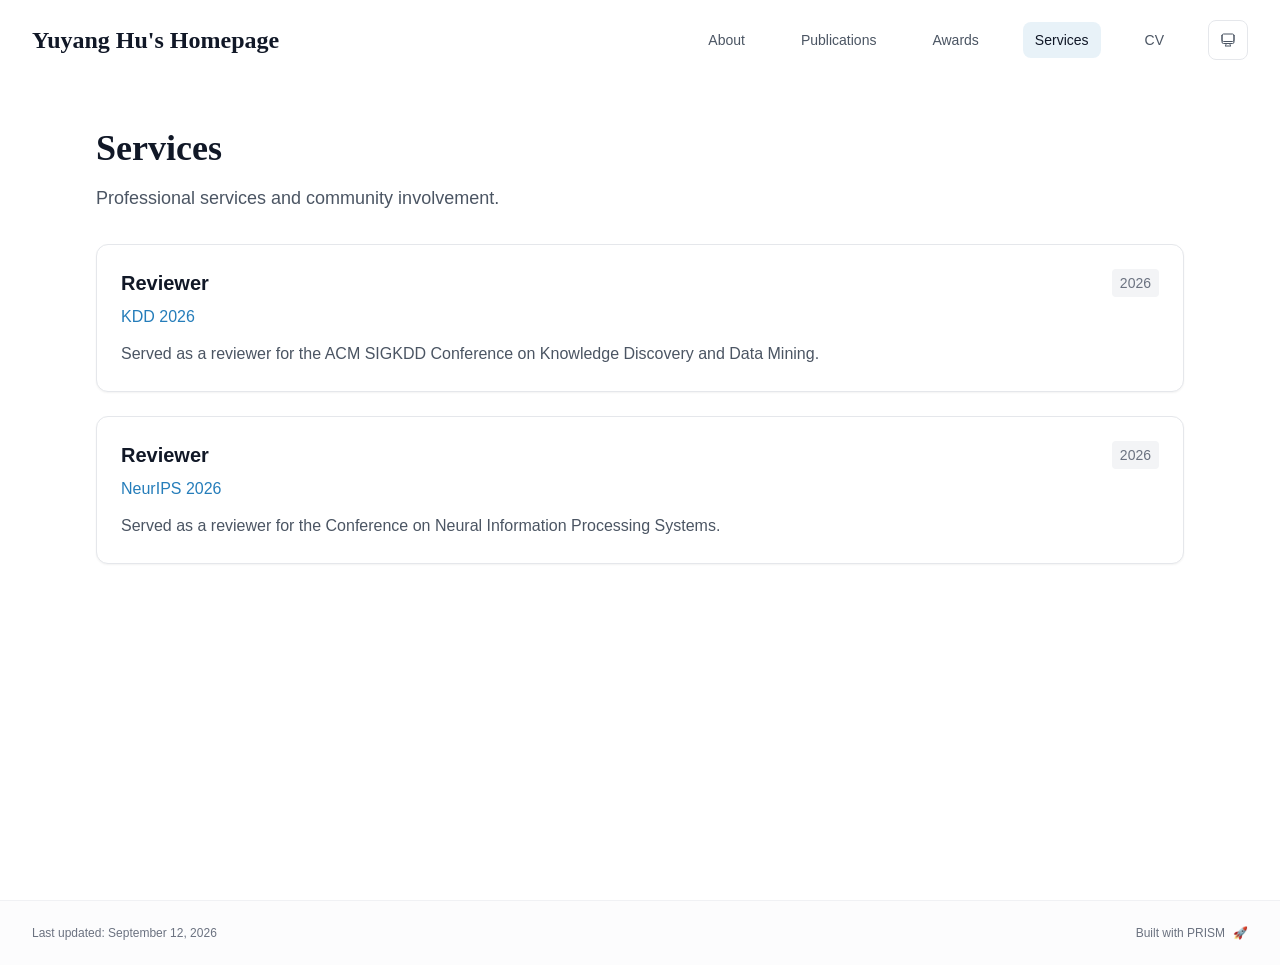
<file: services/index.html>
<!DOCTYPE html><html lang="en" class="scroll-smooth"><head><meta charSet="utf-8"/><meta name="viewport" content="width=device-width, initial-scale=1"/><link rel="stylesheet" href="/_next/static/css/4c715bd05269b444.css" data-precedence="next"/><link rel="preload" as="script" fetchPriority="low" href="/_next/static/chunks/webpack-679b75d1c4c2027c.js"/><script src="/_next/static/chunks/4bd1b696-70b6d399998de86a.js" async=""></script><script src="/_next/static/chunks/684-5aaa8290a129f299.js" async=""></script><script src="/_next/static/chunks/main-app-1481e06e37a3df3e.js" async=""></script><script src="/_next/static/chunks/17-9c04c9413a9f9f1f.js" async=""></script><script src="/_next/static/chunks/874-6cc630662f3664af.js" async=""></script><script src="/_next/static/chunks/862-15038af301665bb3.js" async=""></script><script src="/_next/static/chunks/app/layout-0bf0f8c921d31776.js" async=""></script><script src="/_next/static/chunks/178-595a94b9af1e67b5.js" async=""></script><script src="/_next/static/chunks/748-fe856bf1d95da13c.js" async=""></script><script src="/_next/static/chunks/app/%5Bslug%5D/page-36e28611c9024762.js" async=""></script><link rel="icon" href="/favicon.png"/><link rel="dns-prefetch" href="https://google-fonts.jialeliu.com"/><link rel="preconnect" href="https://google-fonts.jialeliu.com" crossorigin=""/><link rel="preload" as="style" href="https://google-fonts.jialeliu.com/css2?family=Inter:wght@300;400;500;600;700&amp;family=Crimson+Text:ital,wght@0,400;0,600;1,400&amp;display=swap"/><link rel="stylesheet" id="gfonts-css" href="https://google-fonts.jialeliu.com/css2?family=Inter:wght@300;400;500;600;700&amp;family=Crimson+Text:ital,wght@0,400;0,600;1,400&amp;display=swap" media="print"/><script>
              (function(){
                var l = document.getElementById('gfonts-css');
                if (!l) return;
                if (l.media !== 'all') {
                  l.addEventListener('load', function(){ try { l.media = 'all'; } catch(e){} });
                }
              })();
            </script><noscript><link rel="stylesheet" href="https://google-fonts.jialeliu.com/css2?family=Inter:wght@300;400;500;600;700&amp;family=Crimson+Text:ital,wght@0,400;0,600;1,400&amp;display=swap"/></noscript><script>
              try {
                const theme = localStorage.getItem('theme-storage');
                const parsed = theme ? JSON.parse(theme) : null;
                const setting = parsed?.state?.theme || 'system';
                const prefersDark = typeof window !== 'undefined' && window.matchMedia && window.matchMedia('(prefers-color-scheme: dark)').matches;
                const effective = setting === 'dark' ? 'dark' : (setting === 'light' ? 'light' : (prefersDark ? 'dark' : 'light'));
                var root = document.documentElement;
                root.classList.add(effective);
                root.setAttribute('data-theme', effective);
              } catch (e) {
                var root = document.documentElement;
                root.classList.add('light');
                root.setAttribute('data-theme', 'light');
              }
            </script><title>Services | Yuyang Hu&#x27;s Homepage</title><meta name="description" content="Professional services and community involvement."/><meta name="author" content="Yuyang Hu"/><meta name="keywords" content="Yuyang Hu,PhD,Research,"/><meta name="creator" content="Yuyang Hu"/><meta name="publisher" content="Yuyang Hu"/><meta property="og:title" content="Yuyang Hu&#x27;s Homepage"/><meta property="og:description" content="PhD student at Gaoling School of Artificial Intelligence, Renmin University of China."/><meta property="og:site_name" content="Yuyang Hu&#x27;s Academic Website"/><meta property="og:locale" content="en_US"/><meta property="og:type" content="website"/><meta name="twitter:card" content="summary"/><meta name="twitter:title" content="Yuyang Hu&#x27;s Homepage"/><meta name="twitter:description" content="PhD student at Gaoling School of Artificial Intelligence, Renmin University of China."/><link rel="icon" href="/favicon.png"/><script>document.querySelectorAll('body link[rel="icon"], body link[rel="apple-touch-icon"]').forEach(el => document.head.appendChild(el))</script><script src="/_next/static/chunks/polyfills-42372ed130431b0a.js" noModule=""></script></head><body class="font-sans antialiased"><div style="visibility:hidden"><nav class="fixed top-0 left-0 right-0 z-50" data-headlessui-state=""><div class="transition-all duration-300 ease-out bg-transparent" style="transform:translateY(-100px)"><div class="max-w-7xl mx-auto px-4 sm:px-6 lg:px-8"><div class="flex justify-between items-center h-16 lg:h-20"><div class="flex-shrink-0" tabindex="0"><a class="text-xl lg:text-2xl font-serif font-semibold text-primary hover:text-accent transition-colors duration-200" href="/">Yuyang Hu&#x27;s Homepage</a></div><div class="hidden lg:block"><div class="ml-10 flex items-center space-x-8"><div class="flex items-baseline space-x-8"><a class="relative px-3 py-2 text-sm font-medium transition-all duration-200 rounded hover:bg-accent/10 hover:shadow-sm text-neutral-600 hover:text-primary" href="/"><span class="relative z-10">About</span></a><a class="relative px-3 py-2 text-sm font-medium transition-all duration-200 rounded hover:bg-accent/10 hover:shadow-sm text-neutral-600 hover:text-primary" href="/publications/"><span class="relative z-10">Publications</span></a><a class="relative px-3 py-2 text-sm font-medium transition-all duration-200 rounded hover:bg-accent/10 hover:shadow-sm text-neutral-600 hover:text-primary" href="/awards/"><span class="relative z-10">Awards</span></a><a class="relative px-3 py-2 text-sm font-medium transition-all duration-200 rounded hover:bg-accent/10 hover:shadow-sm text-primary" href="/services/"><span class="relative z-10">Services</span><div class="absolute inset-0 bg-accent/10 rounded-lg"></div></a><a class="relative px-3 py-2 text-sm font-medium transition-all duration-200 rounded hover:bg-accent/10 hover:shadow-sm text-neutral-600 hover:text-primary" href="/cv/"><span class="relative z-10">CV</span></a></div><div class="flex items-center justify-center w-10 h-10 rounded-lg border border-neutral-200 dark:border-[rgba(148,163,184,0.24)] bg-background dark:bg-neutral-800"><div class="w-4 h-4 rounded-full bg-neutral-300 animate-pulse"></div></div></div></div><div class="lg:hidden flex items-center space-x-2"><div class="flex items-center justify-center w-10 h-10 rounded-lg border border-neutral-200 dark:border-[rgba(148,163,184,0.24)] bg-background dark:bg-neutral-800"><div class="w-4 h-4 rounded-full bg-neutral-300 animate-pulse"></div></div><button class="inline-flex items-center justify-center p-2 rounded-md text-neutral-600 hover:text-primary hover:bg-neutral-100 dark:hover:bg-neutral-800 focus:outline-none focus:ring-2 focus:ring-inset focus:ring-accent transition-colors duration-200" id="headlessui-disclosure-button-«R5pdb»" type="button" aria-expanded="false" data-headlessui-state=""><span class="sr-only">Open main menu</span><div><svg xmlns="http://www.w3.org/2000/svg" fill="none" viewBox="0 0 24 24" stroke-width="1.5" stroke="currentColor" aria-hidden="true" data-slot="icon" class="block h-6 w-6"><path stroke-linecap="round" stroke-linejoin="round" d="M3.75 6.75h16.5M3.75 12h16.5m-16.5 5.25h16.5"></path></svg></div></button></div></div></div></div></nav><main class="min-h-screen pt-16 lg:pt-20"><div class="max-w-6xl mx-auto px-4 sm:px-6 lg:px-8 py-12"><div style="opacity:0;transform:translateY(20px)"><div class="mb-8"><h1 class="text-4xl font-serif font-bold text-primary mb-4">Services</h1><p class="text-lg text-neutral-600 dark:text-neutral-500 max-w-2xl">Professional services and community involvement.</p></div><div class="grid gap-6"><div class="bg-white dark:bg-neutral-900 p-6 rounded-xl shadow-sm border border-neutral-200 dark:border-neutral-800 hover:shadow-lg transition-all duration-200 hover:scale-[1.01]" style="opacity:0;transform:translateY(20px)"><div class="flex justify-between items-start mb-2"><h3 class="text-xl font-semibold text-primary">Reviewer</h3><span class="text-sm text-neutral-500 font-medium bg-neutral-100 dark:bg-neutral-800 px-2 py-1 rounded">2026</span></div><p class="text-base text-accent font-medium mb-3">KDD 2026</p><p class="text-base text-neutral-600 dark:text-neutral-500 leading-relaxed">Served as a reviewer for the ACM SIGKDD Conference on Knowledge Discovery and Data Mining.</p></div><div class="bg-white dark:bg-neutral-900 p-6 rounded-xl shadow-sm border border-neutral-200 dark:border-neutral-800 hover:shadow-lg transition-all duration-200 hover:scale-[1.01]" style="opacity:0;transform:translateY(20px)"><div class="flex justify-between items-start mb-2"><h3 class="text-xl font-semibold text-primary">Reviewer</h3><span class="text-sm text-neutral-500 font-medium bg-neutral-100 dark:bg-neutral-800 px-2 py-1 rounded">2026</span></div><p class="text-base text-accent font-medium mb-3">NeurIPS 2026</p><p class="text-base text-neutral-600 dark:text-neutral-500 leading-relaxed">Served as a reviewer for the Conference on Neural Information Processing Systems.</p></div></div></div></div><!--$--><!--/$--><!--$--><!--/$--></main><footer class="border-t border-neutral-200/50 bg-neutral-50/50 dark:bg-neutral-900/50 dark:border-neutral-700/50"><div class="max-w-7xl mx-auto px-4 sm:px-6 lg:px-8 py-6"><div class="flex flex-col sm:flex-row justify-between items-center gap-2"><p class="text-xs text-neutral-500">Last updated: <!-- -->September 12, 2026</p><p class="text-xs text-neutral-500 flex items-center"><a href="https://github.com/xyjoey/PRISM" target="_blank" rel="noopener noreferrer">Built with PRISM</a><span class="ml-2">🚀</span></p></div></div></footer></div><script src="/_next/static/chunks/webpack-679b75d1c4c2027c.js" async=""></script><script>(self.__next_f=self.__next_f||[]).push([0])</script><script>self.__next_f.push([1,"1:\"$Sreact.fragment\"\n2:I[3719,[\"17\",\"static/chunks/17-9c04c9413a9f9f1f.js\",\"874\",\"static/chunks/874-6cc630662f3664af.js\",\"862\",\"static/chunks/862-15038af301665bb3.js\",\"177\",\"static/chunks/app/layout-0bf0f8c921d31776.js\"],\"ThemeProvider\"]\n3:I[768,[\"17\",\"static/chunks/17-9c04c9413a9f9f1f.js\",\"874\",\"static/chunks/874-6cc630662f3664af.js\",\"862\",\"static/chunks/862-15038af301665bb3.js\",\"177\",\"static/chunks/app/layout-0bf0f8c921d31776.js\"],\"default\"]\n4:I[7555,[],\"\"]\n5:I[1295,[],\"\"]\n6:I[2548,[\"17\",\"static/chunks/17-9c04c9413a9f9f1f.js\",\"874\",\"static/chunks/874-6cc630662f3664af.js\",\"862\",\"static/chunks/862-15038af301665bb3.js\",\"177\",\"static/chunks/app/layout-0bf0f8c921d31776.js\"],\"default\"]\n8:I[9665,[],\"MetadataBoundary\"]\na:I[9665,[],\"OutletBoundary\"]\nd:I[4911,[],\"AsyncMetadataOutlet\"]\nf:I[9665,[],\"ViewportBoundary\"]\n11:I[6614,[],\"\"]\n:HL[\"/_next/static/css/4c715bd05269b444.css\",\"style\"]\n"])</script><script>self.__next_f.push([1,"0:{\"P\":null,\"b\":\"t4ttrDRetpyuH-PFwgGKz\",\"p\":\"\",\"c\":[\"\",\"services\",\"\"],\"i\":false,\"f\":[[[\"\",{\"children\":[[\"slug\",\"services\",\"d\"],{\"children\":[\"__PAGE__\",{}]}]},\"$undefined\",\"$undefined\",true],[\"\",[\"$\",\"$1\",\"c\",{\"children\":[[[\"$\",\"link\",\"0\",{\"rel\":\"stylesheet\",\"href\":\"/_next/static/css/4c715bd05269b444.css\",\"precedence\":\"next\",\"crossOrigin\":\"$undefined\",\"nonce\":\"$undefined\"}]],[\"$\",\"html\",null,{\"lang\":\"en\",\"className\":\"scroll-smooth\",\"suppressHydrationWarning\":true,\"children\":[[\"$\",\"head\",null,{\"children\":[[\"$\",\"link\",null,{\"rel\":\"icon\",\"href\":\"/favicon.png\"}],[\"$\",\"link\",null,{\"rel\":\"dns-prefetch\",\"href\":\"https://google-fonts.jialeliu.com\"}],[\"$\",\"link\",null,{\"rel\":\"preconnect\",\"href\":\"https://google-fonts.jialeliu.com\",\"crossOrigin\":\"\"}],[\"$\",\"link\",null,{\"rel\":\"preload\",\"as\":\"style\",\"href\":\"https://google-fonts.jialeliu.com/css2?family=Inter:wght@300;400;500;600;700\u0026family=Crimson+Text:ital,wght@0,400;0,600;1,400\u0026display=swap\"}],[\"$\",\"link\",null,{\"rel\":\"stylesheet\",\"id\":\"gfonts-css\",\"href\":\"https://google-fonts.jialeliu.com/css2?family=Inter:wght@300;400;500;600;700\u0026family=Crimson+Text:ital,wght@0,400;0,600;1,400\u0026display=swap\",\"media\":\"print\"}],[\"$\",\"script\",null,{\"dangerouslySetInnerHTML\":{\"__html\":\"\\n              (function(){\\n                var l = document.getElementById('gfonts-css');\\n                if (!l) return;\\n                if (l.media !== 'all') {\\n                  l.addEventListener('load', function(){ try { l.media = 'all'; } catch(e){} });\\n                }\\n              })();\\n            \"}}],[\"$\",\"noscript\",null,{\"children\":[\"$\",\"link\",null,{\"rel\":\"stylesheet\",\"href\":\"https://google-fonts.jialeliu.com/css2?family=Inter:wght@300;400;500;600;700\u0026family=Crimson+Text:ital,wght@0,400;0,600;1,400\u0026display=swap\"}]}],[\"$\",\"script\",null,{\"dangerouslySetInnerHTML\":{\"__html\":\"\\n              try {\\n                const theme = localStorage.getItem('theme-storage');\\n                const parsed = theme ? JSON.parse(theme) : null;\\n                const setting = parsed?.state?.theme || 'system';\\n                const prefersDark = typeof window !== 'undefined' \u0026\u0026 window.matchMedia \u0026\u0026 window.matchMedia('(prefers-color-scheme: dark)').matches;\\n                const effective = setting === 'dark' ? 'dark' : (setting === 'light' ? 'light' : (prefersDark ? 'dark' : 'light'));\\n                var root = document.documentElement;\\n                root.classList.add(effective);\\n                root.setAttribute('data-theme', effective);\\n              } catch (e) {\\n                var root = document.documentElement;\\n                root.classList.add('light');\\n                root.setAttribute('data-theme', 'light');\\n              }\\n            \"}}]]}],[\"$\",\"body\",null,{\"className\":\"font-sans antialiased\",\"children\":[\"$\",\"$L2\",null,{\"children\":[[\"$\",\"$L3\",null,{\"items\":[{\"title\":\"About\",\"type\":\"page\",\"target\":\"about\",\"href\":\"/\"},{\"title\":\"Publications\",\"type\":\"page\",\"target\":\"publications\",\"href\":\"/publications\"},{\"title\":\"Awards\",\"type\":\"page\",\"target\":\"awards\",\"href\":\"/awards\"},{\"title\":\"Services\",\"type\":\"page\",\"target\":\"services\",\"href\":\"/services\"},{\"title\":\"CV\",\"type\":\"page\",\"target\":\"cv\",\"href\":\"/cv\"}],\"siteTitle\":\"Yuyang Hu's Homepage\",\"enableOnePageMode\":false}],[\"$\",\"main\",null,{\"className\":\"min-h-screen pt-16 lg:pt-20\",\"children\":[\"$\",\"$L4\",null,{\"parallelRouterKey\":\"children\",\"error\":\"$undefined\",\"errorStyles\":\"$undefined\",\"errorScripts\":\"$undefined\",\"template\":[\"$\",\"$L5\",null,{}],\"templateStyles\":\"$undefined\",\"templateScripts\":\"$undefined\",\"notFound\":[[[\"$\",\"title\",null,{\"children\":\"404: This page could not be found.\"}],[\"$\",\"div\",null,{\"style\":{\"fontFamily\":\"system-ui,\\\"Segoe UI\\\",Roboto,Helvetica,Arial,sans-serif,\\\"Apple Color Emoji\\\",\\\"Segoe UI Emoji\\\"\",\"height\":\"100vh\",\"textAlign\":\"center\",\"display\":\"flex\",\"flexDirection\":\"column\",\"alignItems\":\"center\",\"justifyContent\":\"center\"},\"children\":[\"$\",\"div\",null,{\"children\":[[\"$\",\"style\",null,{\"dangerouslySetInnerHTML\":{\"__html\":\"body{color:#000;background:#fff;margin:0}.next-error-h1{border-right:1px solid rgba(0,0,0,.3)}@media (prefers-color-scheme:dark){body{color:#fff;background:#000}.next-error-h1{border-right:1px solid rgba(255,255,255,.3)}}\"}}],[\"$\",\"h1\",null,{\"className\":\"next-error-h1\",\"style\":{\"display\":\"inline-block\",\"margin\":\"0 20px 0 0\",\"padding\":\"0 23px 0 0\",\"fontSize\":24,\"fontWeight\":500,\"verticalAlign\":\"top\",\"lineHeight\":\"49px\"},\"children\":404}],[\"$\",\"div\",null,{\"style\":{\"display\":\"inline-block\"},\"children\":[\"$\",\"h2\",null,{\"style\":{\"fontSize\":14,\"fontWeight\":400,\"lineHeight\":\"49px\",\"margin\":0},\"children\":\"This page could not be found.\"}]}]]}]}]],[]],\"forbidden\":\"$undefined\",\"unauthorized\":\"$undefined\"}]}],[\"$\",\"$L6\",null,{\"lastUpdated\":\"September 12, 2026\"}]]}]}]]}]]}],{\"children\":[[\"slug\",\"services\",\"d\"],[\"$\",\"$1\",\"c\",{\"children\":[null,[\"$\",\"$L4\",null,{\"parallelRouterKey\":\"children\",\"error\":\"$undefined\",\"errorStyles\":\"$undefined\",\"errorScripts\":\"$undefined\",\"template\":[\"$\",\"$L5\",null,{}],\"templateStyles\":\"$undefined\",\"templateScripts\":\"$undefined\",\"notFound\":\"$undefined\",\"forbidden\":\"$undefined\",\"unauthorized\":\"$undefined\"}]]}],{\"children\":[\"__PAGE__\",[\"$\",\"$1\",\"c\",{\"children\":[\"$L7\",[\"$\",\"$L8\",null,{\"children\":\"$L9\"}],null,[\"$\",\"$La\",null,{\"children\":[\"$Lb\",\"$Lc\",[\"$\",\"$Ld\",null,{\"promise\":\"$@e\"}]]}]]}],{},null,false]},null,false]},null,false],[\"$\",\"$1\",\"h\",{\"children\":[null,[\"$\",\"$1\",\"R_lquUsbABzlubHj_cgf7\",{\"children\":[[\"$\",\"$Lf\",null,{\"children\":\"$L10\"}],null]}],null]}],false]],\"m\":\"$undefined\",\"G\":[\"$11\",\"$undefined\"],\"s\":false,\"S\":true}\n"])</script><script>self.__next_f.push([1,"12:\"$Sreact.suspense\"\n13:I[4911,[],\"AsyncMetadata\"]\n15:I[3684,[\"17\",\"static/chunks/17-9c04c9413a9f9f1f.js\",\"178\",\"static/chunks/178-595a94b9af1e67b5.js\",\"748\",\"static/chunks/748-fe856bf1d95da13c.js\",\"182\",\"static/chunks/app/%5Bslug%5D/page-36e28611c9024762.js\"],\"default\"]\n9:[\"$\",\"$12\",null,{\"fallback\":null,\"children\":[\"$\",\"$L13\",null,{\"promise\":\"$@14\"}]}]\n7:[\"$\",\"div\",null,{\"className\":\"max-w-6xl mx-auto px-4 sm:px-6 lg:px-8 py-12\",\"children\":[false,false,[\"$\",\"$L15\",null,{\"config\":{\"type\":\"card\",\"title\":\"Services\",\"description\":\"Professional services and community involvement.\",\"items\":[{\"title\":\"Reviewer\",\"subtitle\":\"KDD 2026\",\"date\":\"2026\",\"content\":\"Served as a reviewer for the ACM SIGKDD Conference on Knowledge Discovery and Data Mining.\"},{\"title\":\"Reviewer\",\"subtitle\":\"NeurIPS 2026\",\"date\":\"2026\",\"content\":\"Served as a reviewer for the Conference on Neural Information Processing Systems.\"}]}}]]}]\n"])</script><script>self.__next_f.push([1,"c:null\n"])</script><script>self.__next_f.push([1,"10:[[\"$\",\"meta\",\"0\",{\"charSet\":\"utf-8\"}],[\"$\",\"meta\",\"1\",{\"name\":\"viewport\",\"content\":\"width=device-width, initial-scale=1\"}]]\nb:null\n"])</script><script>self.__next_f.push([1,"14:{\"metadata\":[[\"$\",\"title\",\"0\",{\"children\":\"Services | Yuyang Hu's Homepage\"}],[\"$\",\"meta\",\"1\",{\"name\":\"description\",\"content\":\"Professional services and community involvement.\"}],[\"$\",\"meta\",\"2\",{\"name\":\"author\",\"content\":\"Yuyang Hu\"}],[\"$\",\"meta\",\"3\",{\"name\":\"keywords\",\"content\":\"Yuyang Hu,PhD,Research,\"}],[\"$\",\"meta\",\"4\",{\"name\":\"creator\",\"content\":\"Yuyang Hu\"}],[\"$\",\"meta\",\"5\",{\"name\":\"publisher\",\"content\":\"Yuyang Hu\"}],[\"$\",\"meta\",\"6\",{\"property\":\"og:title\",\"content\":\"Yuyang Hu's Homepage\"}],[\"$\",\"meta\",\"7\",{\"property\":\"og:description\",\"content\":\"PhD student at Gaoling School of Artificial Intelligence, Renmin University of China.\"}],[\"$\",\"meta\",\"8\",{\"property\":\"og:site_name\",\"content\":\"Yuyang Hu's Academic Website\"}],[\"$\",\"meta\",\"9\",{\"property\":\"og:locale\",\"content\":\"en_US\"}],[\"$\",\"meta\",\"10\",{\"property\":\"og:type\",\"content\":\"website\"}],[\"$\",\"meta\",\"11\",{\"name\":\"twitter:card\",\"content\":\"summary\"}],[\"$\",\"meta\",\"12\",{\"name\":\"twitter:title\",\"content\":\"Yuyang Hu's Homepage\"}],[\"$\",\"meta\",\"13\",{\"name\":\"twitter:description\",\"content\":\"PhD student at Gaoling School of Artificial Intelligence, Renmin University of China.\"}],[\"$\",\"link\",\"14\",{\"rel\":\"icon\",\"href\":\"/favicon.png\"}]],\"error\":null,\"digest\":\"$undefined\"}\ne:{\"metadata\":\"$14:metadata\",\"error\":null,\"digest\":\"$undefined\"}\n"])</script></body></html>
</file>
<file: _next/static/css/4c715bd05269b444.css>
/*! tailwindcss v4.1.10 | MIT License | https://tailwindcss.com */@layer properties{@supports (((-webkit-hyphens:none)) and (not (margin-trim:inline))) or ((-moz-orient:inline) and (not (color:rgb(from red r g b)))){*,::backdrop,:after,:before{--tw-translate-x:0;--tw-translate-y:0;--tw-translate-z:0;--tw-rotate-x:initial;--tw-rotate-y:initial;--tw-rotate-z:initial;--tw-skew-x:initial;--tw-skew-y:initial;--tw-space-y-reverse:0;--tw-space-x-reverse:0;--tw-border-style:solid;--tw-leading:initial;--tw-font-weight:initial;--tw-shadow:0 0 #0000;--tw-shadow-color:initial;--tw-shadow-alpha:100%;--tw-inset-shadow:0 0 #0000;--tw-inset-shadow-color:initial;--tw-inset-shadow-alpha:100%;--tw-ring-color:initial;--tw-ring-shadow:0 0 #0000;--tw-inset-ring-color:initial;--tw-inset-ring-shadow:0 0 #0000;--tw-ring-inset:initial;--tw-ring-offset-width:0px;--tw-ring-offset-color:#fff;--tw-ring-offset-shadow:0 0 #0000;--tw-blur:initial;--tw-brightness:initial;--tw-contrast:initial;--tw-grayscale:initial;--tw-hue-rotate:initial;--tw-invert:initial;--tw-opacity:initial;--tw-saturate:initial;--tw-sepia:initial;--tw-drop-shadow:initial;--tw-drop-shadow-color:initial;--tw-drop-shadow-alpha:100%;--tw-drop-shadow-size:initial;--tw-backdrop-blur:initial;--tw-backdrop-brightness:initial;--tw-backdrop-contrast:initial;--tw-backdrop-grayscale:initial;--tw-backdrop-hue-rotate:initial;--tw-backdrop-invert:initial;--tw-backdrop-opacity:initial;--tw-backdrop-saturate:initial;--tw-backdrop-sepia:initial;--tw-duration:initial;--tw-ease:initial;--tw-scale-x:1;--tw-scale-y:1;--tw-scale-z:1}}}@layer theme{:host,:root{--font-sans:"Inter",-apple-system,BlinkMacSystemFont,"Segoe UI",Roboto,sans-serif;--color-red-50:oklch(97.1% .013 17.38);--color-red-400:oklch(70.4% .191 22.216);--color-red-600:oklch(57.7% .245 27.325);--color-red-900:oklch(39.6% .141 25.723);--color-black:#000;--color-white:#fff;--spacing:.25rem;--container-2xl:42rem;--container-3xl:48rem;--container-6xl:72rem;--container-7xl:80rem;--text-xs:.75rem;--text-xs--line-height:calc(1/.75);--text-sm:.875rem;--text-sm--line-height:calc(1.25/.875);--text-base:1rem;--text-base--line-height:calc(1.5/1);--text-lg:1.125rem;--text-lg--line-height:calc(1.75/1.125);--text-xl:1.25rem;--text-xl--line-height:calc(1.75/1.25);--text-2xl:1.5rem;--text-2xl--line-height:calc(2/1.5);--text-3xl:1.875rem;--text-3xl--line-height:calc(2.25/1.875);--text-4xl:2.25rem;--text-4xl--line-height:calc(2.5/2.25);--font-weight-medium:500;--font-weight-semibold:600;--font-weight-bold:700;--leading-tight:1.25;--leading-relaxed:1.625;--radius-md:.375rem;--radius-lg:.5rem;--radius-xl:.75rem;--radius-2xl:1rem;--ease-out:cubic-bezier(0,0,.2,1);--animate-pulse:pulse 2s cubic-bezier(.4,0,.6,1)infinite;--blur-sm:8px;--blur-xl:24px;--default-transition-duration:.15s;--default-transition-timing-function:cubic-bezier(.4,0,.2,1);--default-font-family:"Inter",-apple-system,BlinkMacSystemFont,"Segoe UI",Roboto,sans-serif;--default-mono-font-family:"SF Mono",Monaco,"Cascadia Code","Roboto Mono",Consolas,"Courier New",monospace;--line-height-normal:1.5;--shadow-glass:0 8px 32px 0 #1f26875e}}@layer base{*,::backdrop,:after,:before{box-sizing:border-box;border:0 solid;margin:0;padding:0}::file-selector-button{box-sizing:border-box;border:0 solid;margin:0;padding:0}:host,html{-webkit-text-size-adjust:100%;tab-size:4;line-height:1.5;font-family:var(--default-font-family,ui-sans-serif,system-ui,sans-serif,"Apple Color Emoji","Segoe UI Emoji","Segoe UI Symbol","Noto Color Emoji");font-feature-settings:var(--default-font-feature-settings,normal);font-variation-settings:var(--default-font-variation-settings,normal);-webkit-tap-highlight-color:transparent}hr{height:0;color:inherit;border-top-width:1px}abbr:where([title]){-webkit-text-decoration:underline dotted;text-decoration:underline dotted}h1,h2,h3,h4,h5,h6{font-size:inherit;font-weight:inherit}a{color:inherit;-webkit-text-decoration:inherit;text-decoration:inherit}b,strong{font-weight:bolder}code,kbd,pre,samp{font-family:var(--default-mono-font-family,ui-monospace,SFMono-Regular,Menlo,Monaco,Consolas,"Liberation Mono","Courier New",monospace);font-feature-settings:var(--default-mono-font-feature-settings,normal);font-variation-settings:var(--default-mono-font-variation-settings,normal);font-size:1em}small{font-size:80%}sub,sup{vertical-align:baseline;font-size:75%;line-height:0;position:relative}sub{bottom:-.25em}sup{top:-.5em}table{text-indent:0;border-color:inherit;border-collapse:collapse}:-moz-focusring{outline:auto}progress{vertical-align:baseline}summary{display:list-item}menu,ol,ul{list-style:none}audio,canvas,embed,iframe,img,object,svg,video{vertical-align:middle;display:block}img,video{max-width:100%;height:auto}button,input,optgroup,select,textarea{font:inherit;font-feature-settings:inherit;font-variation-settings:inherit;letter-spacing:inherit;color:inherit;opacity:1;background-color:#0000;border-radius:0}::file-selector-button{font:inherit;font-feature-settings:inherit;font-variation-settings:inherit;letter-spacing:inherit;color:inherit;opacity:1;background-color:#0000;border-radius:0}:where(select:is([multiple],[size])) optgroup{font-weight:bolder}:where(select:is([multiple],[size])) optgroup option{padding-inline-start:20px}::file-selector-button{margin-inline-end:4px}::placeholder{opacity:1}@supports (not ((-webkit-appearance:-apple-pay-button))) or (contain-intrinsic-size:1px){::placeholder{color:currentColor}@supports (color:color-mix(in lab,red,red)){::placeholder{color:color-mix(in oklab,currentcolor 50%,transparent)}}}textarea{resize:vertical}::-webkit-search-decoration{-webkit-appearance:none}::-webkit-date-and-time-value{min-height:1lh;text-align:inherit}::-webkit-datetime-edit{display:inline-flex}::-webkit-datetime-edit-fields-wrapper{padding:0}::-webkit-datetime-edit,::-webkit-datetime-edit-year-field{padding-block:0}::-webkit-datetime-edit-day-field,::-webkit-datetime-edit-month-field{padding-block:0}::-webkit-datetime-edit-hour-field,::-webkit-datetime-edit-minute-field{padding-block:0}::-webkit-datetime-edit-millisecond-field,::-webkit-datetime-edit-second-field{padding-block:0}::-webkit-datetime-edit-meridiem-field{padding-block:0}:-moz-ui-invalid{box-shadow:none}button,input:where([type=button],[type=reset],[type=submit]){appearance:button}::file-selector-button{appearance:button}::-webkit-inner-spin-button,::-webkit-outer-spin-button{height:auto}[hidden]:where(:not([hidden=until-found])){display:none!important}}@layer components;@layer utilities{.sr-only{clip:rect(0,0,0,0);white-space:nowrap;border-width:0;width:1px;height:1px;margin:-1px;padding:0;overflow:hidden}.absolute,.sr-only{position:absolute}.fixed{position:fixed}.relative{position:relative}.static{position:static}.sticky{position:sticky}.inset-0{inset:calc(var(--spacing)*0)}.top-0{top:calc(var(--spacing)*0)}.top-1\/2{top:50%}.top-2{top:calc(var(--spacing)*2)}.top-8{top:calc(var(--spacing)*8)}.top-full{top:100%}.right-0{right:calc(var(--spacing)*0)}.right-2{right:calc(var(--spacing)*2)}.left-0{left:calc(var(--spacing)*0)}.left-1\/2{left:50%}.left-2{left:calc(var(--spacing)*2)}.left-3{left:calc(var(--spacing)*3)}.z-10{z-index:10}.z-20{z-index:20}.z-40{z-index:40}.z-50{z-index:50}.mx-auto{margin-inline:auto}.my-4{margin-block:calc(var(--spacing)*4)}.mt-1{margin-top:calc(var(--spacing)*1)}.mt-2{margin-top:calc(var(--spacing)*2)}.mt-4{margin-top:calc(var(--spacing)*4)}.mt-6{margin-top:calc(var(--spacing)*6)}.mt-8{margin-top:calc(var(--spacing)*8)}.mt-auto{margin-top:auto}.mr-1{margin-right:calc(var(--spacing)*1)}.mr-1\.5{margin-right:calc(var(--spacing)*1.5)}.mr-2{margin-right:calc(var(--spacing)*2)}.mb-1{margin-bottom:calc(var(--spacing)*1)}.mb-2{margin-bottom:calc(var(--spacing)*2)}.mb-3{margin-bottom:calc(var(--spacing)*3)}.mb-4{margin-bottom:calc(var(--spacing)*4)}.mb-6{margin-bottom:calc(var(--spacing)*6)}.mb-8{margin-bottom:calc(var(--spacing)*8)}.ml-0{margin-left:calc(var(--spacing)*0)}.ml-0\.5{margin-left:calc(var(--spacing)*.5)}.ml-2{margin-left:calc(var(--spacing)*2)}.ml-4{margin-left:calc(var(--spacing)*4)}.ml-10{margin-left:calc(var(--spacing)*10)}.line-clamp-2{-webkit-line-clamp:2}.line-clamp-2,.line-clamp-3{-webkit-box-orient:vertical;display:-webkit-box;overflow:hidden}.line-clamp-3{-webkit-line-clamp:3}.block{display:block}.contents{display:contents}.flex{display:flex}.grid{display:grid}.hidden{display:none}.inline-flex{display:inline-flex}.aspect-\[16\/10\]{aspect-ratio:16/10}.h-0{height:calc(var(--spacing)*0)}.h-2\.5{height:calc(var(--spacing)*2.5)}.h-3{height:calc(var(--spacing)*3)}.h-4{height:calc(var(--spacing)*4)}.h-5{height:calc(var(--spacing)*5)}.h-6{height:calc(var(--spacing)*6)}.h-10{height:calc(var(--spacing)*10)}.h-16{height:calc(var(--spacing)*16)}.h-64{height:calc(var(--spacing)*64)}.h-full{height:100%}.max-h-32{max-height:calc(var(--spacing)*32)}.min-h-screen{min-height:100vh}.w-0{width:calc(var(--spacing)*0)}.w-2\.5{width:calc(var(--spacing)*2.5)}.w-3{width:calc(var(--spacing)*3)}.w-4{width:calc(var(--spacing)*4)}.w-5{width:calc(var(--spacing)*5)}.w-6{width:calc(var(--spacing)*6)}.w-10{width:calc(var(--spacing)*10)}.w-16{width:calc(var(--spacing)*16)}.w-24{width:calc(var(--spacing)*24)}.w-32{width:calc(var(--spacing)*32)}.w-64{width:calc(var(--spacing)*64)}.w-full{width:100%}.max-w-2xl{max-width:var(--container-2xl)}.max-w-3xl{max-width:var(--container-3xl)}.max-w-6xl{max-width:var(--container-6xl)}.max-w-7xl{max-width:var(--container-7xl)}.max-w-\[85\%\]{max-width:85%}.max-w-\[calc\(100vw-2rem\)\]{max-width:calc(100vw - 2rem)}.min-w-0{min-width:calc(var(--spacing)*0)}.flex-shrink-0{flex-shrink:0}.flex-grow,.grow{flex-grow:1}.-translate-x-1\/2{--tw-translate-x:calc(calc(1/2*100%)*-1)}.-translate-x-1\/2,.-translate-y-1\/2{translate:var(--tw-translate-x)var(--tw-translate-y)}.-translate-y-1\/2{--tw-translate-y:calc(calc(1/2*100%)*-1)}.-translate-y-full{--tw-translate-y:-100%;translate:var(--tw-translate-x)var(--tw-translate-y)}.transform{transform:var(--tw-rotate-x,)var(--tw-rotate-y,)var(--tw-rotate-z,)var(--tw-skew-x,)var(--tw-skew-y,)}.animate-pulse{animation:var(--animate-pulse)}.cursor-pointer{cursor:pointer}.scroll-mt-24{scroll-margin-top:calc(var(--spacing)*24)}.list-inside{list-style-position:inside}.list-decimal{list-style-type:decimal}.list-disc{list-style-type:disc}.grid-cols-1{grid-template-columns:repeat(1,minmax(0,1fr))}.flex-col{flex-direction:column}.flex-wrap{flex-wrap:wrap}.items-baseline{align-items:baseline}.items-center{align-items:center}.items-start{align-items:flex-start}.justify-between{justify-content:space-between}.justify-center{justify-content:center}.gap-1{gap:calc(var(--spacing)*1)}.gap-2{gap:calc(var(--spacing)*2)}.gap-3{gap:calc(var(--spacing)*3)}.gap-4{gap:calc(var(--spacing)*4)}.gap-6{gap:calc(var(--spacing)*6)}.gap-8{gap:calc(var(--spacing)*8)}:where(.space-y-1>:not(:last-child)){--tw-space-y-reverse:0;margin-block-start:calc(calc(var(--spacing)*1)*var(--tw-space-y-reverse));margin-block-end:calc(calc(var(--spacing)*1)*calc(1 - var(--tw-space-y-reverse)))}:where(.space-y-2>:not(:last-child)){--tw-space-y-reverse:0;margin-block-start:calc(calc(var(--spacing)*2)*var(--tw-space-y-reverse));margin-block-end:calc(calc(var(--spacing)*2)*calc(1 - var(--tw-space-y-reverse)))}:where(.space-y-3>:not(:last-child)){--tw-space-y-reverse:0;margin-block-start:calc(calc(var(--spacing)*3)*var(--tw-space-y-reverse));margin-block-end:calc(calc(var(--spacing)*3)*calc(1 - var(--tw-space-y-reverse)))}:where(.space-y-4>:not(:last-child)){--tw-space-y-reverse:0;margin-block-start:calc(calc(var(--spacing)*4)*var(--tw-space-y-reverse));margin-block-end:calc(calc(var(--spacing)*4)*calc(1 - var(--tw-space-y-reverse)))}:where(.space-y-6>:not(:last-child)){--tw-space-y-reverse:0;margin-block-start:calc(calc(var(--spacing)*6)*var(--tw-space-y-reverse));margin-block-end:calc(calc(var(--spacing)*6)*calc(1 - var(--tw-space-y-reverse)))}:where(.space-y-8>:not(:last-child)){--tw-space-y-reverse:0;margin-block-start:calc(calc(var(--spacing)*8)*var(--tw-space-y-reverse));margin-block-end:calc(calc(var(--spacing)*8)*calc(1 - var(--tw-space-y-reverse)))}:where(.space-x-0\.5>:not(:last-child)){--tw-space-x-reverse:0;margin-inline-start:calc(calc(var(--spacing)*.5)*var(--tw-space-x-reverse));margin-inline-end:calc(calc(var(--spacing)*.5)*calc(1 - var(--tw-space-x-reverse)))}:where(.space-x-2>:not(:last-child)){--tw-space-x-reverse:0;margin-inline-start:calc(calc(var(--spacing)*2)*var(--tw-space-x-reverse));margin-inline-end:calc(calc(var(--spacing)*2)*calc(1 - var(--tw-space-x-reverse)))}:where(.space-x-3>:not(:last-child)){--tw-space-x-reverse:0;margin-inline-start:calc(calc(var(--spacing)*3)*var(--tw-space-x-reverse));margin-inline-end:calc(calc(var(--spacing)*3)*calc(1 - var(--tw-space-x-reverse)))}:where(.space-x-8>:not(:last-child)){--tw-space-x-reverse:0;margin-inline-start:calc(calc(var(--spacing)*8)*var(--tw-space-x-reverse));margin-inline-end:calc(calc(var(--spacing)*8)*calc(1 - var(--tw-space-x-reverse)))}.truncate{text-overflow:ellipsis;white-space:nowrap}.overflow-hidden,.truncate{overflow:hidden}.overflow-x-auto{overflow-x:auto}.overflow-y-auto{overflow-y:auto}.scroll-smooth{scroll-behavior:smooth}.rounded{border-radius:.25rem}.rounded-2xl{border-radius:var(--radius-2xl)}.rounded-full{border-radius:3.40282e+38px}.rounded-lg{border-radius:var(--radius-lg)}.rounded-md{border-radius:var(--radius-md)}.rounded-xl{border-radius:var(--radius-xl)}.border{border-style:var(--tw-border-style);border-width:1px}.border-t{border-top-style:var(--tw-border-style);border-top-width:1px}.border-t-4{border-top-style:var(--tw-border-style);border-top-width:4px}.border-r-4{border-right-style:var(--tw-border-style);border-right-width:4px}.border-b{border-bottom-style:var(--tw-border-style);border-bottom-width:1px}.border-l-4{border-left-style:var(--tw-border-style);border-left-width:4px}.border-accent,.border-accent\/50{border-color:var(--accent)}@supports (color:color-mix(in lab,red,red)){.border-accent\/50{border-color:color-mix(in oklab,var(--accent)50%,transparent)}}.border-neutral-100{border-color:var(--neutral-100)}.border-neutral-200,.border-neutral-200\/50{border-color:var(--neutral-200)}@supports (color:color-mix(in lab,red,red)){.border-neutral-200\/50{border-color:color-mix(in oklab,var(--neutral-200)50%,transparent)}}.border-transparent{border-color:#0000}.border-white\/20{border-color:#fff3}@supports (color:color-mix(in lab,red,red)){.border-white\/20{border-color:color-mix(in oklab,var(--color-white)20%,transparent)}}.border-t-accent{border-top-color:var(--accent)}.border-t-neutral-800{border-top-color:var(--neutral-800)}.bg-accent,.bg-accent\/10{background-color:var(--accent)}@supports (color:color-mix(in lab,red,red)){.bg-accent\/10{background-color:color-mix(in oklab,var(--accent)10%,transparent)}}.bg-accent\/95{background-color:var(--accent)}@supports (color:color-mix(in lab,red,red)){.bg-accent\/95{background-color:color-mix(in oklab,var(--accent)95%,transparent)}}.bg-background,.bg-background\/80{background-color:var(--background)}@supports (color:color-mix(in lab,red,red)){.bg-background\/80{background-color:color-mix(in oklab,var(--background)80%,transparent)}}.bg-background\/95{background-color:var(--background)}@supports (color:color-mix(in lab,red,red)){.bg-background\/95{background-color:color-mix(in oklab,var(--background)95%,transparent)}}.bg-neutral-50,.bg-neutral-50\/50{background-color:var(--neutral-50)}@supports (color:color-mix(in lab,red,red)){.bg-neutral-50\/50{background-color:color-mix(in oklab,var(--neutral-50)50%,transparent)}}.bg-neutral-100{background-color:var(--neutral-100)}.bg-neutral-300{background-color:var(--neutral-300)}.bg-neutral-800{background-color:var(--neutral-800)}.bg-red-50{background-color:var(--color-red-50)}.bg-transparent{background-color:#0000}.bg-white{background-color:var(--color-white)}.object-contain{object-fit:contain}.object-cover{object-fit:cover}.object-\[32\%_center\]{object-position:32% center}.p-1\.5{padding:calc(var(--spacing)*1.5)}.p-2{padding:calc(var(--spacing)*2)}.p-4{padding:calc(var(--spacing)*4)}.p-6{padding:calc(var(--spacing)*6)}.px-1\.5{padding-inline:calc(var(--spacing)*1.5)}.px-2{padding-inline:calc(var(--spacing)*2)}.px-3{padding-inline:calc(var(--spacing)*3)}.px-4{padding-inline:calc(var(--spacing)*4)}.py-1{padding-block:calc(var(--spacing)*1)}.py-2{padding-block:calc(var(--spacing)*2)}.py-3{padding-block:calc(var(--spacing)*3)}.py-6{padding-block:calc(var(--spacing)*6)}.py-8{padding-block:calc(var(--spacing)*8)}.py-12{padding-block:calc(var(--spacing)*12)}.pt-2{padding-top:calc(var(--spacing)*2)}.pt-16{padding-top:calc(var(--spacing)*16)}.pr-2{padding-right:calc(var(--spacing)*2)}.pr-4{padding-right:calc(var(--spacing)*4)}.pb-2{padding-bottom:calc(var(--spacing)*2)}.pb-3{padding-bottom:calc(var(--spacing)*3)}.pl-4{padding-left:calc(var(--spacing)*4)}.pl-10{padding-left:calc(var(--spacing)*10)}.text-center{text-align:center}.align-middle{vertical-align:middle}.font-mono{font-family:SF Mono,Monaco,Cascadia Code,Roboto Mono,Consolas,Courier New,monospace}.font-sans{font-family:Inter,-apple-system,BlinkMacSystemFont,Segoe UI,Roboto,sans-serif}.font-serif{font-family:Crimson Text,Georgia,serif}.text-2xl{font-size:var(--text-2xl);line-height:var(--tw-leading,var(--text-2xl--line-height))}.text-3xl{font-size:var(--text-3xl);line-height:var(--tw-leading,var(--text-3xl--line-height))}.text-4xl{font-size:var(--text-4xl);line-height:var(--tw-leading,var(--text-4xl--line-height))}.text-base{font-size:var(--text-base);line-height:var(--tw-leading,var(--text-base--line-height))}.text-lg{font-size:var(--text-lg);line-height:var(--tw-leading,var(--text-lg--line-height))}.text-sm{font-size:var(--text-sm);line-height:var(--tw-leading,var(--text-sm--line-height))}.text-xl{font-size:var(--text-xl);line-height:var(--tw-leading,var(--text-xl--line-height))}.text-xs{font-size:var(--text-xs);line-height:var(--tw-leading,var(--text-xs--line-height))}.text-\[11px\]{font-size:11px}.leading-none{--tw-leading:1;line-height:1}.leading-relaxed{--tw-leading:var(--leading-relaxed);line-height:var(--leading-relaxed)}.leading-tight{--tw-leading:var(--leading-tight);line-height:var(--leading-tight)}.font-bold{--tw-font-weight:var(--font-weight-bold);font-weight:var(--font-weight-bold)}.font-medium{--tw-font-weight:var(--font-weight-medium);font-weight:var(--font-weight-medium)}.font-semibold{--tw-font-weight:var(--font-weight-semibold);font-weight:var(--font-weight-semibold)}.break-words{overflow-wrap:break-word}.whitespace-nowrap{white-space:nowrap}.whitespace-pre-wrap{white-space:pre-wrap}.text-accent{color:var(--accent)}.text-neutral-400{color:var(--neutral-400)}.text-neutral-500{color:var(--neutral-500)}.text-neutral-600{color:var(--neutral-600)}.text-neutral-700{color:var(--neutral-700)}.text-neutral-800{color:var(--neutral-800)}.text-primary{color:var(--primary)}.text-red-600{color:var(--color-red-600)}.text-white{color:var(--color-white)}.capitalize{text-transform:capitalize}.italic{font-style:italic}.underline{text-decoration-line:underline}.decoration-accent{-webkit-text-decoration-color:var(--accent);text-decoration-color:var(--accent)}.decoration-neutral-400{-webkit-text-decoration-color:var(--neutral-400);text-decoration-color:var(--neutral-400)}.underline-offset-4{text-underline-offset:4px}.antialiased{-webkit-font-smoothing:antialiased;-moz-osx-font-smoothing:grayscale}.opacity-60{opacity:.6}.shadow-lg{--tw-shadow:0 10px 15px -3px var(--tw-shadow-color,#0000001a),0 4px 6px -2px var(--tw-shadow-color,#0000000d)}.shadow-lg,.shadow-sm{box-shadow:var(--tw-inset-shadow),var(--tw-inset-ring-shadow),var(--tw-ring-offset-shadow),var(--tw-ring-shadow),var(--tw-shadow)}.shadow-sm{--tw-shadow:0 1px 2px 0 var(--tw-shadow-color,#0000000d)}.invert{--tw-invert:invert(100%)}.filter,.invert{filter:var(--tw-blur,)var(--tw-brightness,)var(--tw-contrast,)var(--tw-grayscale,)var(--tw-hue-rotate,)var(--tw-invert,)var(--tw-saturate,)var(--tw-sepia,)var(--tw-drop-shadow,)}.backdrop-blur-sm{--tw-backdrop-blur:blur(var(--blur-sm))}.backdrop-blur-sm,.backdrop-blur-xl{-webkit-backdrop-filter:var(--tw-backdrop-blur,)var(--tw-backdrop-brightness,)var(--tw-backdrop-contrast,)var(--tw-backdrop-grayscale,)var(--tw-backdrop-hue-rotate,)var(--tw-backdrop-invert,)var(--tw-backdrop-opacity,)var(--tw-backdrop-saturate,)var(--tw-backdrop-sepia,);backdrop-filter:var(--tw-backdrop-blur,)var(--tw-backdrop-brightness,)var(--tw-backdrop-contrast,)var(--tw-backdrop-grayscale,)var(--tw-backdrop-hue-rotate,)var(--tw-backdrop-invert,)var(--tw-backdrop-opacity,)var(--tw-backdrop-saturate,)var(--tw-backdrop-sepia,)}.backdrop-blur-xl{--tw-backdrop-blur:blur(var(--blur-xl))}.transition{transition-property:color,background-color,border-color,outline-color,text-decoration-color,fill,stroke,--tw-gradient-from,--tw-gradient-via,--tw-gradient-to,opacity,box-shadow,transform,translate,scale,rotate,filter,-webkit-backdrop-filter,backdrop-filter,display,visibility,content-visibility,overlay,pointer-events;transition-timing-function:var(--tw-ease,var(--default-transition-timing-function));transition-duration:var(--tw-duration,var(--default-transition-duration))}.transition-all{transition-property:all;transition-timing-function:var(--tw-ease,var(--default-transition-timing-function));transition-duration:var(--tw-duration,var(--default-transition-duration))}.transition-colors{transition-property:color,background-color,border-color,outline-color,text-decoration-color,fill,stroke,--tw-gradient-from,--tw-gradient-via,--tw-gradient-to;transition-timing-function:var(--tw-ease,var(--default-transition-timing-function));transition-duration:var(--tw-duration,var(--default-transition-duration))}.duration-200{--tw-duration:.2s;transition-duration:.2s}.duration-300{--tw-duration:.3s;transition-duration:.3s}.ease-out{--tw-ease:var(--ease-out);transition-timing-function:var(--ease-out)}.last\:mb-0:last-child{margin-bottom:calc(var(--spacing)*0)}@media (hover:hover){.hover\:scale-105:hover{--tw-scale-x:105%;--tw-scale-y:105%;--tw-scale-z:105%;scale:var(--tw-scale-x)var(--tw-scale-y)}.hover\:scale-\[1\.01\]:hover{scale:1.01}.hover\:scale-\[1\.02\]:hover{scale:1.02}.hover\:border-accent:hover{border-color:var(--accent)}.hover\:bg-accent:hover{background-color:var(--accent)}.hover\:bg-accent-dark:hover{background-color:var(--accent-dark)}.hover\:bg-accent\/10:hover{background-color:var(--accent)}@supports (color:color-mix(in lab,red,red)){.hover\:bg-accent\/10:hover{background-color:color-mix(in oklab,var(--accent)10%,transparent)}}.hover\:bg-neutral-50:hover{background-color:var(--neutral-50)}.hover\:bg-neutral-100:hover{background-color:var(--neutral-100)}.hover\:bg-red-50:hover{background-color:var(--color-red-50)}.hover\:text-accent:hover{color:var(--accent)}.hover\:text-accent-dark:hover{color:var(--accent-dark)}.hover\:text-primary:hover{color:var(--primary)}.hover\:text-red-600:hover{color:var(--color-red-600)}.hover\:text-white:hover{color:var(--color-white)}.hover\:underline:hover{text-decoration-line:underline}.hover\:shadow-lg:hover{--tw-shadow:0 10px 15px -3px var(--tw-shadow-color,#0000001a),0 4px 6px -2px var(--tw-shadow-color,#0000000d)}.hover\:shadow-lg:hover,.hover\:shadow-md:hover{box-shadow:var(--tw-inset-shadow),var(--tw-inset-ring-shadow),var(--tw-ring-offset-shadow),var(--tw-ring-shadow),var(--tw-shadow)}.hover\:shadow-md:hover{--tw-shadow:0 4px 6px -1px var(--tw-shadow-color,#0000001a),0 2px 4px -1px var(--tw-shadow-color,#0000000f)}.hover\:shadow-sm:hover{--tw-shadow:0 1px 2px 0 var(--tw-shadow-color,#0000000d)}.hover\:shadow-sm:hover,.hover\:shadow-xl:hover{box-shadow:var(--tw-inset-shadow),var(--tw-inset-ring-shadow),var(--tw-ring-offset-shadow),var(--tw-ring-shadow),var(--tw-shadow)}.hover\:shadow-xl:hover{--tw-shadow:0 20px 25px -5px var(--tw-shadow-color,#0000001a),0 10px 10px -5px var(--tw-shadow-color,#0000000a)}}.focus\:border-transparent:focus{border-color:#0000}.focus\:ring-2:focus{--tw-ring-shadow:var(--tw-ring-inset,)0 0 0 calc(2px + var(--tw-ring-offset-width))var(--tw-ring-color,currentcolor);box-shadow:var(--tw-inset-shadow),var(--tw-inset-ring-shadow),var(--tw-ring-offset-shadow),var(--tw-ring-shadow),var(--tw-shadow)}.focus\:ring-accent:focus{--tw-ring-color:var(--accent)}.focus\:outline-none:focus{--tw-outline-style:none;outline-style:none}.focus\:ring-inset:focus{--tw-ring-inset:inset}.focus-visible\:ring-2:focus-visible{--tw-ring-shadow:var(--tw-ring-inset,)0 0 0 calc(2px + var(--tw-ring-offset-width))var(--tw-ring-color,currentcolor);box-shadow:var(--tw-inset-shadow),var(--tw-inset-ring-shadow),var(--tw-ring-offset-shadow),var(--tw-ring-shadow),var(--tw-shadow)}.focus-visible\:ring-accent\/50:focus-visible{--tw-ring-color:var(--accent)}@supports (color:color-mix(in lab,red,red)){.focus-visible\:ring-accent\/50:focus-visible{--tw-ring-color:color-mix(in oklab,var(--accent)50%,transparent)}}@media (min-width:40rem){.sm\:hidden{display:none}.sm\:inline{display:inline}.sm\:w-auto{width:auto}.sm\:max-w-none{max-width:none}.sm\:flex-row{flex-direction:row}.sm\:items-baseline{align-items:baseline}.sm\:gap-2{gap:calc(var(--spacing)*2)}.sm\:gap-4{gap:calc(var(--spacing)*4)}:where(.sm\:space-y-0>:not(:last-child)){--tw-space-y-reverse:0;margin-block-start:calc(calc(var(--spacing)*0)*var(--tw-space-y-reverse));margin-block-end:calc(calc(var(--spacing)*0)*calc(1 - var(--tw-space-y-reverse)))}:where(.sm\:space-x-2>:not(:last-child)){--tw-space-x-reverse:0;margin-inline-start:calc(calc(var(--spacing)*2)*var(--tw-space-x-reverse));margin-inline-end:calc(calc(var(--spacing)*2)*calc(1 - var(--tw-space-x-reverse)))}.sm\:p-2{padding:calc(var(--spacing)*2)}.sm\:px-3{padding-inline:calc(var(--spacing)*3)}.sm\:px-6{padding-inline:calc(var(--spacing)*6)}.sm\:whitespace-nowrap{white-space:nowrap}}@media (min-width:48rem){.md\:w-60{width:calc(var(--spacing)*60)}.md\:w-64{width:calc(var(--spacing)*64)}.md\:flex-row{flex-direction:row}.md\:flex-nowrap{flex-wrap:nowrap}.md\:gap-5{gap:calc(var(--spacing)*5)}}@media (min-width:64rem){.lg\:block{display:block}.lg\:hidden{display:none}.lg\:h-20{height:calc(var(--spacing)*20)}.lg\:w-64{width:calc(var(--spacing)*64)}.lg\:w-72{width:calc(var(--spacing)*72)}.lg\:grid-cols-\[18rem_minmax\(0\,1fr\)\]{grid-template-columns:18rem minmax(0,1fr)}.lg\:gap-10{gap:calc(var(--spacing)*10)}.lg\:px-8{padding-inline:calc(var(--spacing)*8)}.lg\:pt-20{padding-top:calc(var(--spacing)*20)}.lg\:text-2xl{font-size:var(--text-2xl);line-height:var(--tw-leading,var(--text-2xl--line-height))}}@media (min-width:80rem){.xl\:grid-cols-\[19rem_minmax\(0\,1fr\)\]{grid-template-columns:19rem minmax(0,1fr)}}.dark\:border-\[rgba\(148\,163\,184\,0\.24\)\]:where(.dark,.dark *){border-color:#94a3b83d}.dark\:border-neutral-600:where(.dark,.dark *){border-color:var(--neutral-600)}.dark\:border-neutral-700:where(.dark,.dark *),.dark\:border-neutral-700\/50:where(.dark,.dark *){border-color:var(--neutral-700)}@supports (color:color-mix(in lab,red,red)){.dark\:border-neutral-700\/50:where(.dark,.dark *){border-color:color-mix(in oklab,var(--neutral-700)50%,transparent)}}.dark\:border-neutral-800:where(.dark,.dark *){border-color:var(--neutral-800)}.dark\:bg-black:where(.dark,.dark *){background-color:var(--color-black)}.dark\:bg-neutral-700:where(.dark,.dark *){background-color:var(--neutral-700)}.dark\:bg-neutral-800:where(.dark,.dark *),.dark\:bg-neutral-800\/50:where(.dark,.dark *){background-color:var(--neutral-800)}@supports (color:color-mix(in lab,red,red)){.dark\:bg-neutral-800\/50:where(.dark,.dark *){background-color:color-mix(in oklab,var(--neutral-800)50%,transparent)}}.dark\:bg-neutral-900:where(.dark,.dark *),.dark\:bg-neutral-900\/50:where(.dark,.dark *){background-color:var(--neutral-900)}@supports (color:color-mix(in lab,red,red)){.dark\:bg-neutral-900\/50:where(.dark,.dark *){background-color:color-mix(in oklab,var(--neutral-900)50%,transparent)}}.dark\:bg-red-900\/20:where(.dark,.dark *){background-color:#82181a33}@supports (color:color-mix(in lab,red,red)){.dark\:bg-red-900\/20:where(.dark,.dark *){background-color:color-mix(in oklab,var(--color-red-900)20%,transparent)}}.dark\:text-neutral-300:where(.dark,.dark *){color:var(--neutral-300)}.dark\:text-neutral-400:where(.dark,.dark *){color:var(--neutral-400)}.dark\:text-neutral-500:where(.dark,.dark *){color:var(--neutral-500)}.dark\:text-neutral-600:where(.dark,.dark *){color:var(--neutral-600)}.dark\:text-red-400:where(.dark,.dark *){color:var(--color-red-400)}.dark\:invert-0:where(.dark,.dark *){--tw-invert:invert(0%);filter:var(--tw-blur,)var(--tw-brightness,)var(--tw-contrast,)var(--tw-grayscale,)var(--tw-hue-rotate,)var(--tw-invert,)var(--tw-saturate,)var(--tw-sepia,)var(--tw-drop-shadow,)}@media (hover:hover){.dark\:hover\:bg-neutral-700:where(.dark,.dark *):hover{background-color:var(--neutral-700)}.dark\:hover\:bg-neutral-800:where(.dark,.dark *):hover{background-color:var(--neutral-800)}.dark\:hover\:bg-red-900\/20:where(.dark,.dark *):hover{background-color:#82181a33}@supports (color:color-mix(in lab,red,red)){.dark\:hover\:bg-red-900\/20:where(.dark,.dark *):hover{background-color:color-mix(in oklab,var(--color-red-900)20%,transparent)}}.dark\:hover\:text-red-400:where(.dark,.dark *):hover{color:var(--color-red-400)}.dark\:hover\:text-white:where(.dark,.dark *):hover{color:var(--color-white)}}}.light,:root{--background:#fff;--foreground:#1f2937;--primary:#111827;--primary-light:#1f2937;--primary-dark:#0b1220;--accent:#257dba;--accent-light:#4a9fcf;--accent-dark:#1a6699;--neutral-50:#f9fafb;--neutral-100:#f3f4f6;--neutral-200:#e5e7eb;--neutral-300:#d1d5db;--neutral-400:#9ca3af;--neutral-500:#6b7280;--neutral-600:#4b5563;--neutral-700:#374151;--neutral-800:#1f2937;--neutral-900:#111827;--success:#10b981;--warning:#f59e0b;--error:#ef4444;--info:#257dba;--glass-bg:#ffffff1a;--glass-border:#fff3;--glass-shadow:#0000001a}.dark{--background:#0f172a;--foreground:#f3f4f6;--primary:#f3f4f6;--primary-light:#e5e7eb;--primary-dark:#d1d5db;--accent:#257dba;--accent-light:#4a9fcf;--accent-dark:#1a6699;--glass-bg:#0f172acc;--glass-border:#ffffff1a;--glass-shadow:#00000080;--neutral-50:#111827;--neutral-100:#1f2937;--neutral-200:#374151;--neutral-300:#4b5563;--neutral-400:#6b7280;--neutral-500:#9ca3af;--neutral-600:#d1d5db;--neutral-700:#e5e7eb;--neutral-800:#1f2937;--neutral-900:#111827}body{background:var(--background);color:var(--foreground);font-family:var(--font-sans);line-height:var(--line-height-normal);-webkit-font-smoothing:antialiased;-moz-osx-font-smoothing:grayscale;font-weight:400}.text-balance{text-wrap:balance}.text-pretty{text-wrap:pretty}.glass,.glass-card{background:var(--glass-bg);-webkit-backdrop-filter:blur(20px);border:1px solid var(--glass-border);box-shadow:var(--shadow-glass)}.glass-card{border-radius:1rem;padding:1.5rem}::-webkit-scrollbar{width:8px}::-webkit-scrollbar-track{background:var(--neutral-100)}::-webkit-scrollbar-thumb{background:var(--neutral-300);border-radius:4px}::-webkit-scrollbar-thumb:hover{background:var(--neutral-400)}.dark ::-webkit-scrollbar-track{background:var(--neutral-800)}.dark ::-webkit-scrollbar-thumb{background:var(--neutral-600)}.dark ::-webkit-scrollbar-thumb:hover{background:var(--neutral-500)}.card-bg{background-color:#fff}.dark .card-bg{background-color:#1e293b;border-color:#94a3b83d}@property --tw-translate-x{syntax:"*";inherits:false;initial-value:0}@property --tw-translate-y{syntax:"*";inherits:false;initial-value:0}@property --tw-translate-z{syntax:"*";inherits:false;initial-value:0}@property --tw-rotate-x{syntax:"*";inherits:false}@property --tw-rotate-y{syntax:"*";inherits:false}@property --tw-rotate-z{syntax:"*";inherits:false}@property --tw-skew-x{syntax:"*";inherits:false}@property --tw-skew-y{syntax:"*";inherits:false}@property --tw-space-y-reverse{syntax:"*";inherits:false;initial-value:0}@property --tw-space-x-reverse{syntax:"*";inherits:false;initial-value:0}@property --tw-border-style{syntax:"*";inherits:false;initial-value:solid}@property --tw-leading{syntax:"*";inherits:false}@property --tw-font-weight{syntax:"*";inherits:false}@property --tw-shadow{syntax:"*";inherits:false;initial-value:0 0 #0000}@property --tw-shadow-color{syntax:"*";inherits:false}@property --tw-shadow-alpha{syntax:"<percentage>";inherits:false;initial-value:100%}@property --tw-inset-shadow{syntax:"*";inherits:false;initial-value:0 0 #0000}@property --tw-inset-shadow-color{syntax:"*";inherits:false}@property --tw-inset-shadow-alpha{syntax:"<percentage>";inherits:false;initial-value:100%}@property --tw-ring-color{syntax:"*";inherits:false}@property --tw-ring-shadow{syntax:"*";inherits:false;initial-value:0 0 #0000}@property --tw-inset-ring-color{syntax:"*";inherits:false}@property --tw-inset-ring-shadow{syntax:"*";inherits:false;initial-value:0 0 #0000}@property --tw-ring-inset{syntax:"*";inherits:false}@property --tw-ring-offset-width{syntax:"<length>";inherits:false;initial-value:0}@property --tw-ring-offset-color{syntax:"*";inherits:false;initial-value:#fff}@property --tw-ring-offset-shadow{syntax:"*";inherits:false;initial-value:0 0 #0000}@property --tw-blur{syntax:"*";inherits:false}@property --tw-brightness{syntax:"*";inherits:false}@property --tw-contrast{syntax:"*";inherits:false}@property --tw-grayscale{syntax:"*";inherits:false}@property --tw-hue-rotate{syntax:"*";inherits:false}@property --tw-invert{syntax:"*";inherits:false}@property --tw-opacity{syntax:"*";inherits:false}@property --tw-saturate{syntax:"*";inherits:false}@property --tw-sepia{syntax:"*";inherits:false}@property --tw-drop-shadow{syntax:"*";inherits:false}@property --tw-drop-shadow-color{syntax:"*";inherits:false}@property --tw-drop-shadow-alpha{syntax:"<percentage>";inherits:false;initial-value:100%}@property --tw-drop-shadow-size{syntax:"*";inherits:false}@property --tw-backdrop-blur{syntax:"*";inherits:false}@property --tw-backdrop-brightness{syntax:"*";inherits:false}@property --tw-backdrop-contrast{syntax:"*";inherits:false}@property --tw-backdrop-grayscale{syntax:"*";inherits:false}@property --tw-backdrop-hue-rotate{syntax:"*";inherits:false}@property --tw-backdrop-invert{syntax:"*";inherits:false}@property --tw-backdrop-opacity{syntax:"*";inherits:false}@property --tw-backdrop-saturate{syntax:"*";inherits:false}@property --tw-backdrop-sepia{syntax:"*";inherits:false}@property --tw-duration{syntax:"*";inherits:false}@property --tw-ease{syntax:"*";inherits:false}@property --tw-scale-x{syntax:"*";inherits:false;initial-value:1}@property --tw-scale-y{syntax:"*";inherits:false;initial-value:1}@property --tw-scale-z{syntax:"*";inherits:false;initial-value:1}@keyframes pulse{50%{opacity:.5}}
</file>
